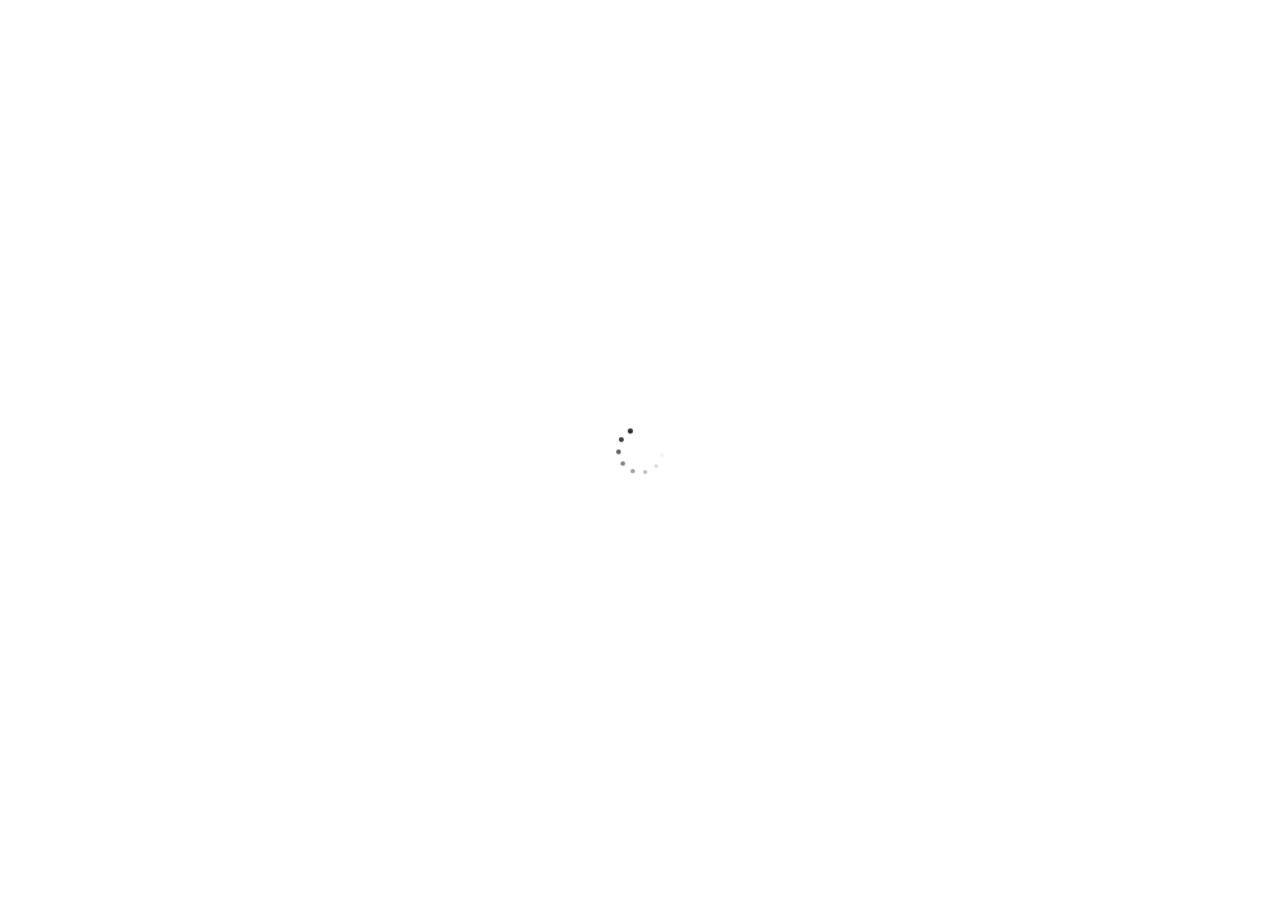
<file: index.html>
<!DOCTYPE html>
<html lang="ja">
<head>
  <meta name="google-site-verification" content="D27HdqwSscpYom8-dhVTSt45vOCk1SpDIMs_pO7dKu8" />

  <meta charset="UTF-8" />
  <meta name="viewport" content="width=device-width, initial-scale=1.0" />

  <title>Natsuki Terada - Photographer</title>
  <meta
    name="description"
    content="Natsuki Terada is a Tokyo-based photographer working across fashion, commercial, and more. Born in Kagoshima in 2000."
  />

  <meta property="og:title" content="Natsuki Terada - Photographer" />
  <meta
    property="og:description"
    content="Tokyo-based photographer working across fashion, commercial, and more."
  />
  <meta property="og:type" content="website" />
  <meta property="og:url" content="https://www.natsukiterada.com/" />
  <meta property="og:image" content="https://www.natsukiterada.com/og.jpg" />
  <meta property="og:image:width" content="1200" />
  <meta property="og:image:height" content="630" />

  <meta name="robots" content="index,follow,max-snippet:-1,max-image-preview:large,max-video-preview:-1" />
  <link rel="canonical" href="https://www.natsukiterada.com/" />

  <script type="application/ld+json">
  {
    "@context": "https://schema.org",
    "@type": "Person",
    "name": "Natsuki Terada",
    "url": "https://www.natsukiterada.com/",
    "jobTitle": "Photographer",
    "description": "Natsuki Terada is a Tokyo-based photographer working across fashion, commercial, and more.",
    "sameAs": [
      "https://www.instagram.com/terada_natsuki/",
      "https://www.threads.com/@terada_natsuki"
    ]
  }
  </script>

  <link rel="icon" href="/favicon.png" type="image/png" />
  <link rel="apple-touch-icon" href="/favicon.png" />

  <link rel="stylesheet" href="style.css" />
</head>
<body>
<div class="loading-screen">
  <div class="dot-ring-loader" aria-hidden="true">
    <span class="ring-dot"></span>
    <span class="ring-dot"></span>
    <span class="ring-dot"></span>
    <span class="ring-dot"></span>
    <span class="ring-dot"></span>
    <span class="ring-dot"></span>
    <span class="ring-dot"></span>
    <span class="ring-dot"></span>
  </div>
</div>
  <header class="site-header">
    <a href="index.html" class="site-title">Natsuki Terada</a>

    <button class="menu-button" aria-label="Open menu">
      <span></span>
      <span></span>
      <span></span>
    </button>
  </header>

  <main class="site-main home-main">

  <h1 class="seo-heading">Natsuki Terada - Photographer</h1>
  <p class="seo-description">
    Natsuki Terada is a Tokyo-based fashion photographer working across editorial,
    commercial, and personal projects.
  </p>
    
    <section class="hero-slider">
      <div class="hero-slide">
        <img class="hero-preview hero-preview-left-2" alt="">

        <div class="hero-preview-frame hero-preview-frame-left-1">
          <img class="hero-preview hero-preview-left-1" alt="">
        </div>

        <div class="hero-preview-frame hero-preview-frame-right-1">
          <img class="hero-preview hero-preview-right-1" alt="">
        </div>

        <img class="hero-preview hero-preview-right-2" alt="">

        <div class="hero-image-wrapper">
          <img class="hero-main-image" data-src="2025_6_4 WAZAVI5354 .jpg" alt="WAZAVI Collection">
          <div class="image-blocker" aria-hidden="true"></div>
        </div>
        <p class="hero-caption">WAZAVI Collection</p>
      </div>

      <div class="hero-slide">
        <img class="hero-preview hero-preview-left-2" alt="">

        <div class="hero-preview-frame hero-preview-frame-left-1">
          <img class="hero-preview hero-preview-left-1" alt="">
        </div>

        <div class="hero-preview-frame hero-preview-frame-right-1">
          <img class="hero-preview hero-preview-right-1" alt="">
        </div>

        <img class="hero-preview hero-preview-right-2" alt="">

        <div class="hero-image-wrapper">
          <img class="hero-main-image" data-src="page_1.webp" alt="DEW Magazine 15th Anniversary Issue Cover Story">
          <div class="image-blocker" aria-hidden="true"></div>
        </div>
        <p class="hero-caption">DEW Magazine 15th Anniversary Issue Cover Story</p>
      </div>

      <div class="hero-slide">
        <img class="hero-preview hero-preview-left-2" alt="">

        <div class="hero-preview-frame hero-preview-frame-left-1">
          <img class="hero-preview hero-preview-left-1" alt="">
        </div>

        <div class="hero-preview-frame hero-preview-frame-right-1">
          <img class="hero-preview hero-preview-right-1" alt="">
        </div>

        <img class="hero-preview hero-preview-right-2" alt="">

        <div class="hero-image-wrapper">
          <img class="hero-main-image" data-src="186.jpg" alt="nest Robe / CONFECT / UpcycleLino">
          <div class="image-blocker" aria-hidden="true"></div>
        </div>
        <p class="hero-caption">nest Robe / CONFECT / UpcycleLino</p>
      </div>

      <div class="hero-slide">
        <img class="hero-preview hero-preview-left-2" alt="">

        <div class="hero-preview-frame hero-preview-frame-left-1">
          <img class="hero-preview hero-preview-left-1" alt="">
        </div>

        <div class="hero-preview-frame hero-preview-frame-right-1">
          <img class="hero-preview hero-preview-right-1" alt="">
        </div>

        <img class="hero-preview hero-preview-right-2" alt="">

        <div class="hero-image-wrapper">
          <img class="hero-main-image" data-src="page_107.webp" alt="DEW Magazine 15th Anniversary Issue Cover Story">
          <div class="image-blocker" aria-hidden="true"></div>
        </div>
        <p class="hero-caption">DEW Magazine 15th Anniversary Issue Cover Story</p>
      </div>

      <div class="hero-slide">
        <img class="hero-preview hero-preview-left-2" alt="">

        <div class="hero-preview-frame hero-preview-frame-left-1">
          <img class="hero-preview hero-preview-left-1" alt="">
        </div>

        <div class="hero-preview-frame hero-preview-frame-right-1">
          <img class="hero-preview hero-preview-right-1" alt="">
        </div>

        <img class="hero-preview hero-preview-right-2" alt="">

        <div class="hero-image-wrapper">
          <img class="hero-main-image" data-src="190.jpg" alt="nest Robe / CONFECT / UpcycleLino">
          <div class="image-blocker" aria-hidden="true"></div>
        </div>
        <p class="hero-caption">nest Robe / CONFECT / UpcycleLino</p>
      </div>

      <div class="hero-slide">
        <img class="hero-preview hero-preview-left-2" alt="">

        <div class="hero-preview-frame hero-preview-frame-left-1">
          <img class="hero-preview hero-preview-left-1" alt="">
        </div>

        <div class="hero-preview-frame hero-preview-frame-right-1">
          <img class="hero-preview hero-preview-right-1" alt="">
        </div>

        <img class="hero-preview hero-preview-right-2" alt="">

        <div class="hero-image-wrapper">
          <img class="hero-main-image" data-src="NT-20221006-0013.jpg" alt="Portrait">
          <div class="image-blocker" aria-hidden="true"></div>
        </div>
        <p class="hero-caption">just a moment in Paris:)</p>
      </div>

      <div class="hero-slide">
        <img class="hero-preview hero-preview-left-2" alt="">

        <div class="hero-preview-frame hero-preview-frame-left-1">
          <img class="hero-preview hero-preview-left-1" alt="">
        </div>

        <div class="hero-preview-frame hero-preview-frame-right-1">
          <img class="hero-preview hero-preview-right-1" alt="">
        </div>

        <img class="hero-preview hero-preview-right-2" alt="">

        <div class="hero-image-wrapper">
          <img class="hero-main-image" data-src="NT-20221006-0059.jpg" alt="Sascha">
          <div class="image-blocker" aria-hidden="true"></div>
        </div>
        <p class="hero-caption">Met at the Louvre. Sascha</p>
      </div>

      <div class="hero-slide">
        <img class="hero-preview hero-preview-left-2" alt="">

        <div class="hero-preview-frame hero-preview-frame-left-1">
          <img class="hero-preview hero-preview-left-1" alt="">
        </div>

        <div class="hero-preview-frame hero-preview-frame-right-1">
          <img class="hero-preview hero-preview-right-1" alt="">
        </div>

        <img class="hero-preview hero-preview-right-2" alt="">

        <div class="hero-image-wrapper">
          <img class="hero-main-image" data-src="NT-20221018-0010.jpg" alt="Mathis">
          <div class="image-blocker" aria-hidden="true"></div>
        </div>
        <p class="hero-caption">Mathis</p>
      </div>

      <div class="hero-slide">
        <img class="hero-preview hero-preview-left-2" alt="">

        <div class="hero-preview-frame hero-preview-frame-left-1">
          <img class="hero-preview hero-preview-left-1" alt="">
        </div>

        <div class="hero-preview-frame hero-preview-frame-right-1">
          <img class="hero-preview hero-preview-right-1" alt="">
        </div>

        <img class="hero-preview hero-preview-right-2" alt="">

        <div class="hero-image-wrapper">
          <img class="hero-main-image" data-src="NT-20230418-0004.jpg" alt="Juliette">
          <div class="image-blocker" aria-hidden="true"></div>
        </div>
        <p class="hero-caption">Juliette</p>
      </div>

      <div class="hero-slide">
        <img class="hero-preview hero-preview-left-2" alt="">

        <div class="hero-preview-frame hero-preview-frame-left-1">
          <img class="hero-preview hero-preview-left-1" alt="">
        </div>

        <div class="hero-preview-frame hero-preview-frame-right-1">
          <img class="hero-preview hero-preview-right-1" alt="">
        </div>

        <img class="hero-preview hero-preview-right-2" alt="">

        <div class="hero-image-wrapper">
          <img class="hero-main-image" data-src="Biophilia_5.jpg" alt="foundre magazine">
          <div class="image-blocker" aria-hidden="true"></div>
        </div>
        <p class="hero-caption">foundre magazine / "Biophilia"</p>
      </div>

      <div class="hero-slide">
        <img class="hero-preview hero-preview-left-2" alt="">

        <div class="hero-preview-frame hero-preview-frame-left-1">
          <img class="hero-preview hero-preview-left-1" alt="">
        </div>

        <div class="hero-preview-frame hero-preview-frame-right-1">
          <img class="hero-preview hero-preview-right-1" alt="">
        </div>

        <img class="hero-preview hero-preview-right-2" alt="">

        <div class="hero-image-wrapper">
          <img class="hero-main-image" data-src="NT-20221006-0029.jpg" alt="Portrait">
          <div class="image-blocker" aria-hidden="true"></div>
        </div>
        <p class="hero-caption">Portrait</p>
      </div>

      <div class="hero-slide">
        <img class="hero-preview hero-preview-left-2" alt="">

        <div class="hero-preview-frame hero-preview-frame-left-1">
          <img class="hero-preview hero-preview-left-1" alt="">
        </div>

        <div class="hero-preview-frame hero-preview-frame-right-1">
          <img class="hero-preview hero-preview-right-1" alt="">
        </div>

        <img class="hero-preview hero-preview-right-2" alt="">

        <div class="hero-image-wrapper">
          <img class="hero-main-image" data-src="page_108.webp" alt="DEW Magazine 15th Anniversary Issue Cover Story">
          <div class="image-blocker" aria-hidden="true"></div>
        </div>
        <p class="hero-caption">DEW Magazine 15th Anniversary Issue Cover Story</p>
      </div>

      <div class="hero-slide">
        <img class="hero-preview hero-preview-left-2" alt="">

        <div class="hero-preview-frame hero-preview-frame-left-1">
          <img class="hero-preview hero-preview-left-1" alt="">
        </div>

        <div class="hero-preview-frame hero-preview-frame-right-1">
          <img class="hero-preview hero-preview-right-1" alt="">
        </div>

        <img class="hero-preview hero-preview-right-2" alt="">

        <div class="hero-image-wrapper">
          <img class="hero-main-image" data-src="keboz_01.jpg" alt="KEBOZ">
          <div class="image-blocker" aria-hidden="true"></div>
        </div>
        <p class="hero-caption">KEBOZ</p>
      </div>

      <div class="hero-slide">
        <img class="hero-preview hero-preview-left-2" alt="">

        <div class="hero-preview-frame hero-preview-frame-left-1">
          <img class="hero-preview hero-preview-left-1" alt="">
        </div>

        <div class="hero-preview-frame hero-preview-frame-right-1">
          <img class="hero-preview hero-preview-right-1" alt="">
        </div>

        <img class="hero-preview hero-preview-right-2" alt="">

        <div class="hero-image-wrapper">
          <img class="hero-main-image" data-src="keboz_02.jpg" alt="KEBOZ">
          <div class="image-blocker" aria-hidden="true"></div>
        </div>
        <p class="hero-caption">KEBOZ</p>
      </div>

      <div class="hero-slide">
        <img class="hero-preview hero-preview-left-2" alt="">

        <div class="hero-preview-frame hero-preview-frame-left-1">
          <img class="hero-preview hero-preview-left-1" alt="">
        </div>

        <div class="hero-preview-frame hero-preview-frame-right-1">
          <img class="hero-preview hero-preview-right-1" alt="">
        </div>

        <img class="hero-preview hero-preview-right-2" alt="">

        <div class="hero-image-wrapper">
          <img class="hero-main-image" data-src="1.jpg" alt="Dew magazine 57th The Collective Issue Fall 2025">
          <div class="image-blocker" aria-hidden="true"></div>
        </div>
        <p class="hero-caption">Dew magazine 57th The Collective Issue Fall 2025</p>
      </div>

      <div class="hero-slide">
        <img class="hero-preview hero-preview-left-2" alt="">

        <div class="hero-preview-frame hero-preview-frame-left-1">
          <img class="hero-preview hero-preview-left-1" alt="">
        </div>

        <div class="hero-preview-frame hero-preview-frame-right-1">
          <img class="hero-preview hero-preview-right-1" alt="">
        </div>

        <img class="hero-preview hero-preview-right-2" alt="">

        <div class="hero-image-wrapper">
          <img class="hero-main-image" data-src="2.jpg" alt="noDatum magazine">
          <div class="image-blocker" aria-hidden="true"></div>
        </div>
        <p class="hero-caption">noDatum magazine / "see what is hidden by what we see"</p>
      </div>

      <div class="hero-slide">
        <img class="hero-preview hero-preview-left-2" alt="">

        <div class="hero-preview-frame hero-preview-frame-left-1">
          <img class="hero-preview hero-preview-left-1" alt="">
        </div>

        <div class="hero-preview-frame hero-preview-frame-right-1">
          <img class="hero-preview hero-preview-right-1" alt="">
        </div>

        <img class="hero-preview hero-preview-right-2" alt="">

        <div class="hero-image-wrapper">
          <img class="hero-main-image" data-src="3.jpg" alt="ENSW 26AW Collection">
          <div class="image-blocker" aria-hidden="true"></div>
        </div>
        <p class="hero-caption">ENSW 26AW Collection</p>
      </div>

      <div class="hero-slide">
        <img class="hero-preview hero-preview-left-2" alt="">

        <div class="hero-preview-frame hero-preview-frame-left-1">
          <img class="hero-preview hero-preview-left-1" alt="">
        </div>

        <div class="hero-preview-frame hero-preview-frame-right-1">
          <img class="hero-preview hero-preview-right-1" alt="">
        </div>

        <img class="hero-preview hero-preview-right-2" alt="">

        <div class="hero-image-wrapper">
          <img class="hero-main-image" data-src="4.jpg" alt="ENSW 26AW collection">
          <div class="image-blocker" aria-hidden="true"></div>
        </div>
        <p class="hero-caption">ENSW 26AW collection</p>
      </div>

      <div class="hero-slide">
        <img class="hero-preview hero-preview-left-2" alt="">

        <div class="hero-preview-frame hero-preview-frame-left-1">
          <img class="hero-preview hero-preview-left-1" alt="">
        </div>

        <div class="hero-preview-frame hero-preview-frame-right-1">
          <img class="hero-preview hero-preview-right-1" alt="">
        </div>

        <img class="hero-preview hero-preview-right-2" alt="">

        <div class="hero-image-wrapper">
          <img class="hero-main-image" src="2024-11-17_51.jpg" data-src="2024-11-17_51.jpg" alt="Personal work / Echoes">
          <div class="image-blocker" aria-hidden="true"></div>
        </div>
        <p class="hero-caption">Personal work / Echoes</p>
      </div>

      <div class="hero-slide">
        <img class="hero-preview hero-preview-left-2" alt="">

        <div class="hero-preview-frame hero-preview-frame-left-1">
          <img class="hero-preview hero-preview-left-1" alt="">
        </div>

        <div class="hero-preview-frame hero-preview-frame-right-1">
          <img class="hero-preview hero-preview-right-1" alt="">
        </div>

        <img class="hero-preview hero-preview-right-2" alt="">

        <div class="hero-image-wrapper">
          <img class="hero-main-image" data-src="2026_01_19_3934.jpg" alt="ENSW 26AW Collection">
          <div class="image-blocker" aria-hidden="true"></div>
        </div>
        <p class="hero-caption">ENSW 26AW Collection</p>
      </div>

      <div class="hero-slide">
        <img class="hero-preview hero-preview-left-2" alt="">

        <div class="hero-preview-frame hero-preview-frame-left-1">
          <img class="hero-preview hero-preview-left-1" alt="">
        </div>

        <div class="hero-preview-frame hero-preview-frame-right-1">
          <img class="hero-preview hero-preview-right-1" alt="">
        </div>

        <img class="hero-preview hero-preview-right-2" alt="">

        <div class="hero-image-wrapper">
          <img class="hero-main-image" data-src="MATUREHA._MILL SS23 × wokers in Paris .jpg" alt="MATUREHA._MILL SS23">
          <div class="image-blocker" aria-hidden="true"></div>
        </div>
        <p class="hero-caption">MATUREHA._MILL SS23 × workers in Paris</p>
      </div>

      <button class="hero-arrow hero-arrow-left" aria-label="Previous work"></button>
	      <button class="hero-arrow hero-arrow-right" aria-label="Next work"></button>

	      <div class="swipe-hint" aria-hidden="true">Swipe</div>
	    </section>
	  </main>

  <div class="menu-overlay"></div>

  <aside class="side-menu">
    <nav class="menu-links">
      <a href="index.html">Home</a>
      <a href="works.html">Works</a>
      <a href="bio.html">Bio</a>
      <a href="contact.html">Contact</a>
    </nav>

    <div class="menu-divider"></div>

    <a href="https://www.instagram.com/terada_natsuki/" class="menu-instagram" target="_blank" rel="noopener noreferrer">Instagram</a>

    <div class="menu-footer">© Natsuki Terada all rights reserved.</div>
  </aside>

  <script src="script.js"></script>

  <footer class="site-footer">
    © Natsuki Terada all rights reserved.
  </footer>
</body>
</html>
</file>
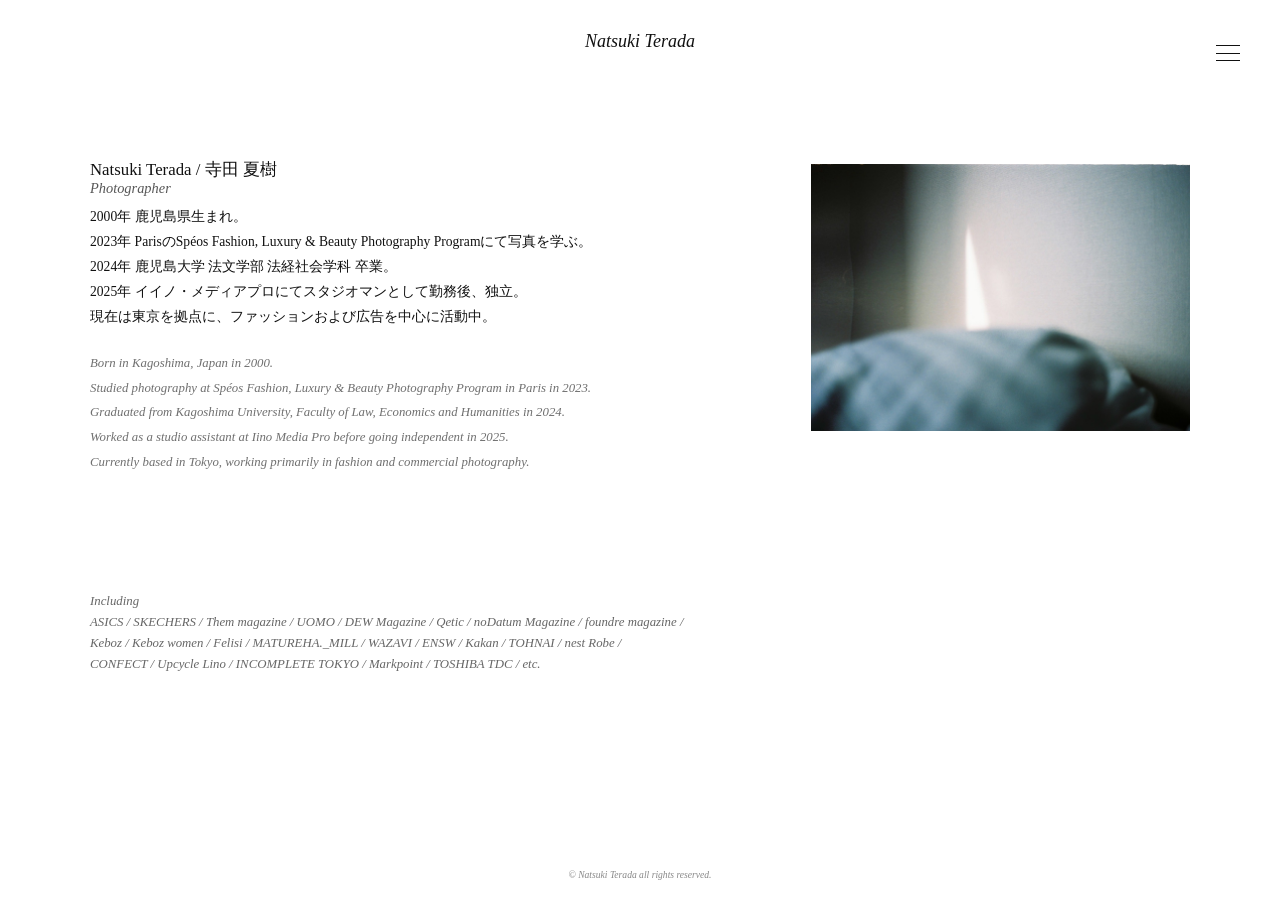
<file: bio.html>
<!DOCTYPE html>
<html lang="ja">
<head>
  <meta charset="UTF-8" />
  <meta name="viewport" content="width=device-width, initial-scale=1.0" />
  <title>Natsuki Terada</title>

  <link rel="icon" href="/favicon.png?v=3" type="image/png" />
  <link rel="shortcut icon" href="/favicon.png?v=3" type="image/png" />
  <link rel="apple-touch-icon" href="/favicon.png?v=3" />

  
  <link rel="stylesheet" href="style.css" />
</head>
<body>
  <header class="site-header">
    <a href="index.html" class="site-title">Natsuki Terada</a>

    <button class="menu-button" aria-label="Open menu">
      <span></span>
      <span></span>
      <span></span>
    </button>
  </header>

  <main class="site-main bio-main">
  <div class="bio-inner">
    <div class="bio-text">
      <h1 class="bio-title">Natsuki Terada / 寺田 夏樹</h1>
      <p class="bio-role">Photographer</p>

      <div class="bio-ja">
        <p>2000年 鹿児島県生まれ。</p>
        <p>2023年 ParisのSpéos Fashion, Luxury &amp; Beauty Photography Programにて写真を学ぶ。</p>
        <p>2024年 鹿児島大学 法文学部 法経社会学科 卒業。</p>
        <p>2025年 イイノ・メディアプロにてスタジオマンとして勤務後、独立。</p>
        <p>現在は東京を拠点に、ファッションおよび広告を中心に活動中。</p>
      </div>

      <div class="bio-en">
        <p>Born in Kagoshima, Japan in 2000.</p>
        <p>Studied photography at Spéos Fashion, Luxury &amp; Beauty Photography Program in Paris in 2023.</p>
        <p>Graduated from Kagoshima University, Faculty of Law, Economics and Humanities in 2024.</p>
        <p>Worked as a studio assistant at Iino Media Pro before going independent in 2025.</p>
        <p>Currently based in Tokyo, working primarily in fashion and commercial photography.</p>
      </div>

      <div class="bio-clients">
        <p>Including </p>
        <p>ASICS / SKECHERS / Them magazine / UOMO / DEW Magazine / Qetic / noDatum Magazine / foundre magazine / </p>
        <p>Keboz / Keboz women / Felisi / MATUREHA._MILL / WAZAVI / ENSW / Kakan / TOHNAI / nest Robe / </p>
        <p>CONFECT / Upcycle Lino / INCOMPLETE TOKYO / Markpoint / TOSHIBA TDC / etc. </p>
      </div>
    </div>

    <div class="bio-image">
      <img src="IMG_1027.JPG" alt="Portrait or still image" />
    </div>
  </div>
</main>

  <div class="menu-overlay"></div>

  <aside class="side-menu">
    <nav class="menu-links">
      <a href="index.html">Home</a>
      <a href="works.html">Works</a>
      <a href="bio.html" class="active">Bio</a>
      <a href="contact.html">Contact</a>
    </nav>

    <div class="menu-divider"></div>

    <a href="https://www.instagram.com/terada_natsuki/" class="menu-instagram" target="_blank" rel="noopener noreferrer">Instagram</a>

    <div class="menu-footer">© Natsuki Terada all rights reserved.</div>
  </aside>

  <footer class="site-footer">
    © Natsuki Terada all rights reserved.
  </footer>

  <script src="script.js"></script>
</body>
</html>
</file>
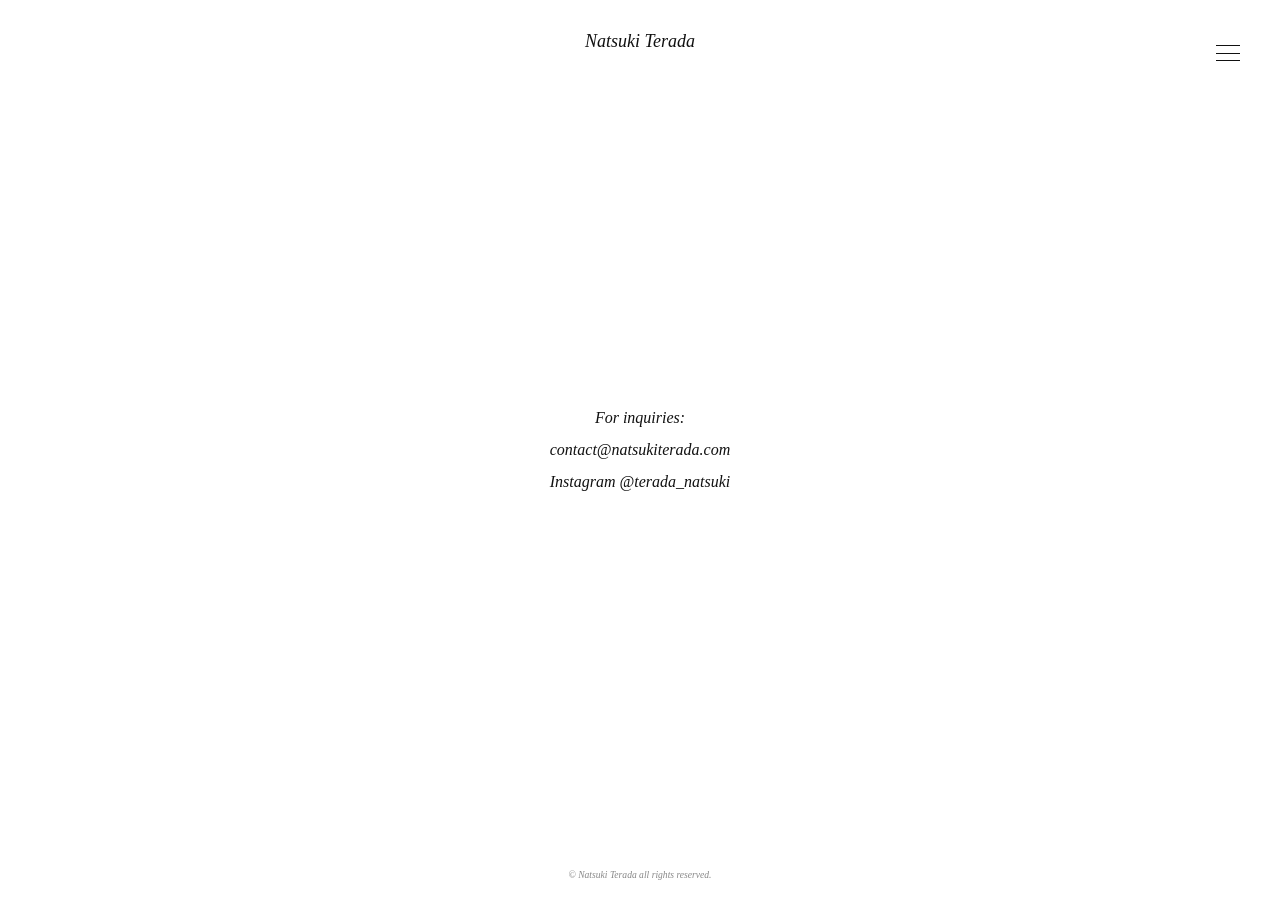
<file: contact.html>
<!DOCTYPE html>
<html lang="en">
<head>
  <meta charset="UTF-8" />
  <meta name="viewport" content="width=device-width, initial-scale=1.0" />
  <title>Natsuki Terada</title>

<link rel="icon" href="/favicon.png?v=contact" type="image/png" />
<link rel="apple-touch-icon" href="/favicon.png?v=contact" />
  
  <link rel="stylesheet" href="style.css" />
</head>
<body>
  <header class="site-header">
  <a href="index.html" class="site-title">Natsuki Terada</a>

    <button class="menu-button" aria-label="Open menu">
      <span></span>
      <span></span>
      <span></span>
    </button>
  </header>

  <main class="site-main">
    <section class="contact">
    <p>For inquiries:</p>
    <p><a href="mailto:contact@natsukiterada.com">contact@natsukiterada.com</a></p>
    <p><a href="https://www.instagram.com/terada_natsuki/" target="_blank">Instagram @terada_natsuki</a></p>
    </section>
  </main>

  <div class="menu-overlay"></div>

  <aside class="side-menu">
    <nav class="menu-links">
      <a href="index.html">Home</a>
      <a href="works.html">Works</a>
      <a href="bio.html">Bio</a>
      <a href="contact.html"class="active">Contact</a>
    </nav>

     <div class="menu-divider"></div>

      <a href="https://www.instagram.com/terada_natsuki/" class="menu-instagram" target="_blank" rel="noopener noreferrer">Instagram</a>


    <div class="menu-footer">© Natsuki Terada all rights reserved.</div>
  </aside>

  <script src="script.js"></script>

  <footer class="site-footer">
  © Natsuki Terada all rights reserved.
</footer>
  
</body>
</html>
</file>
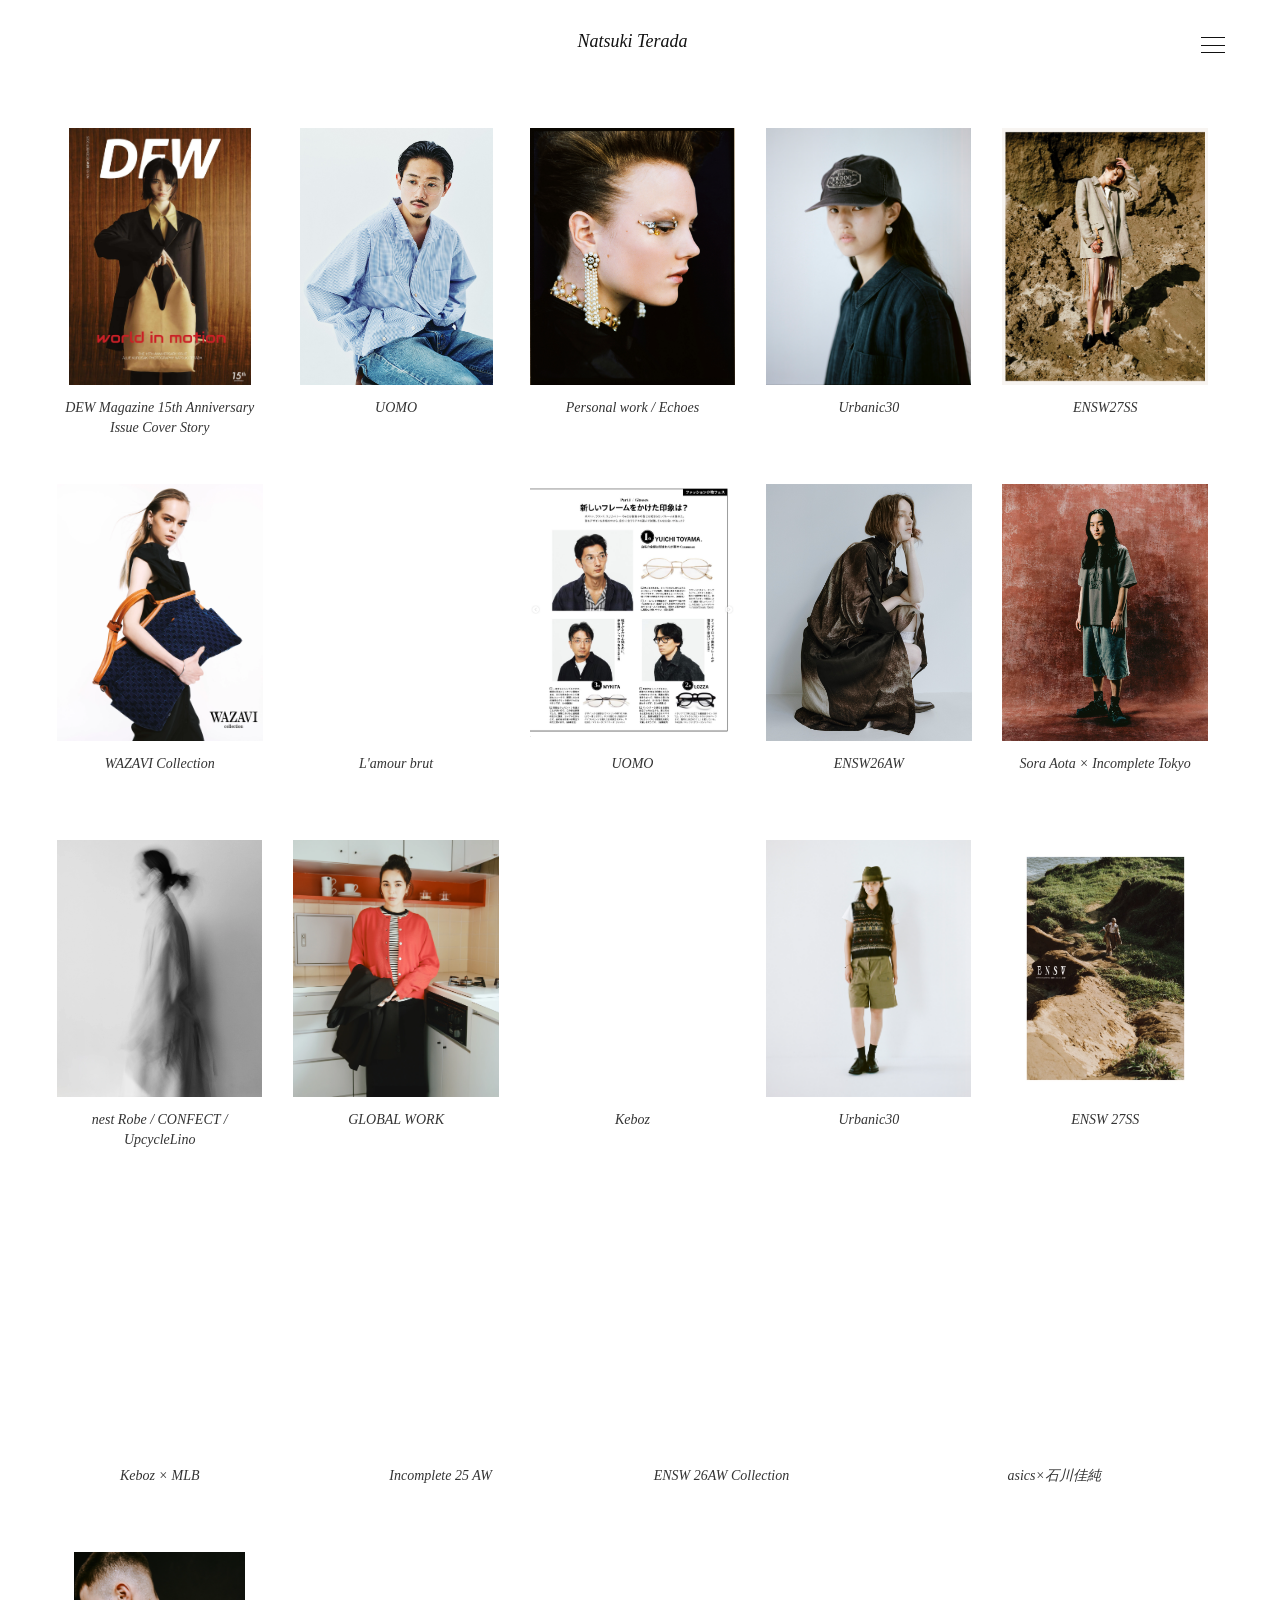
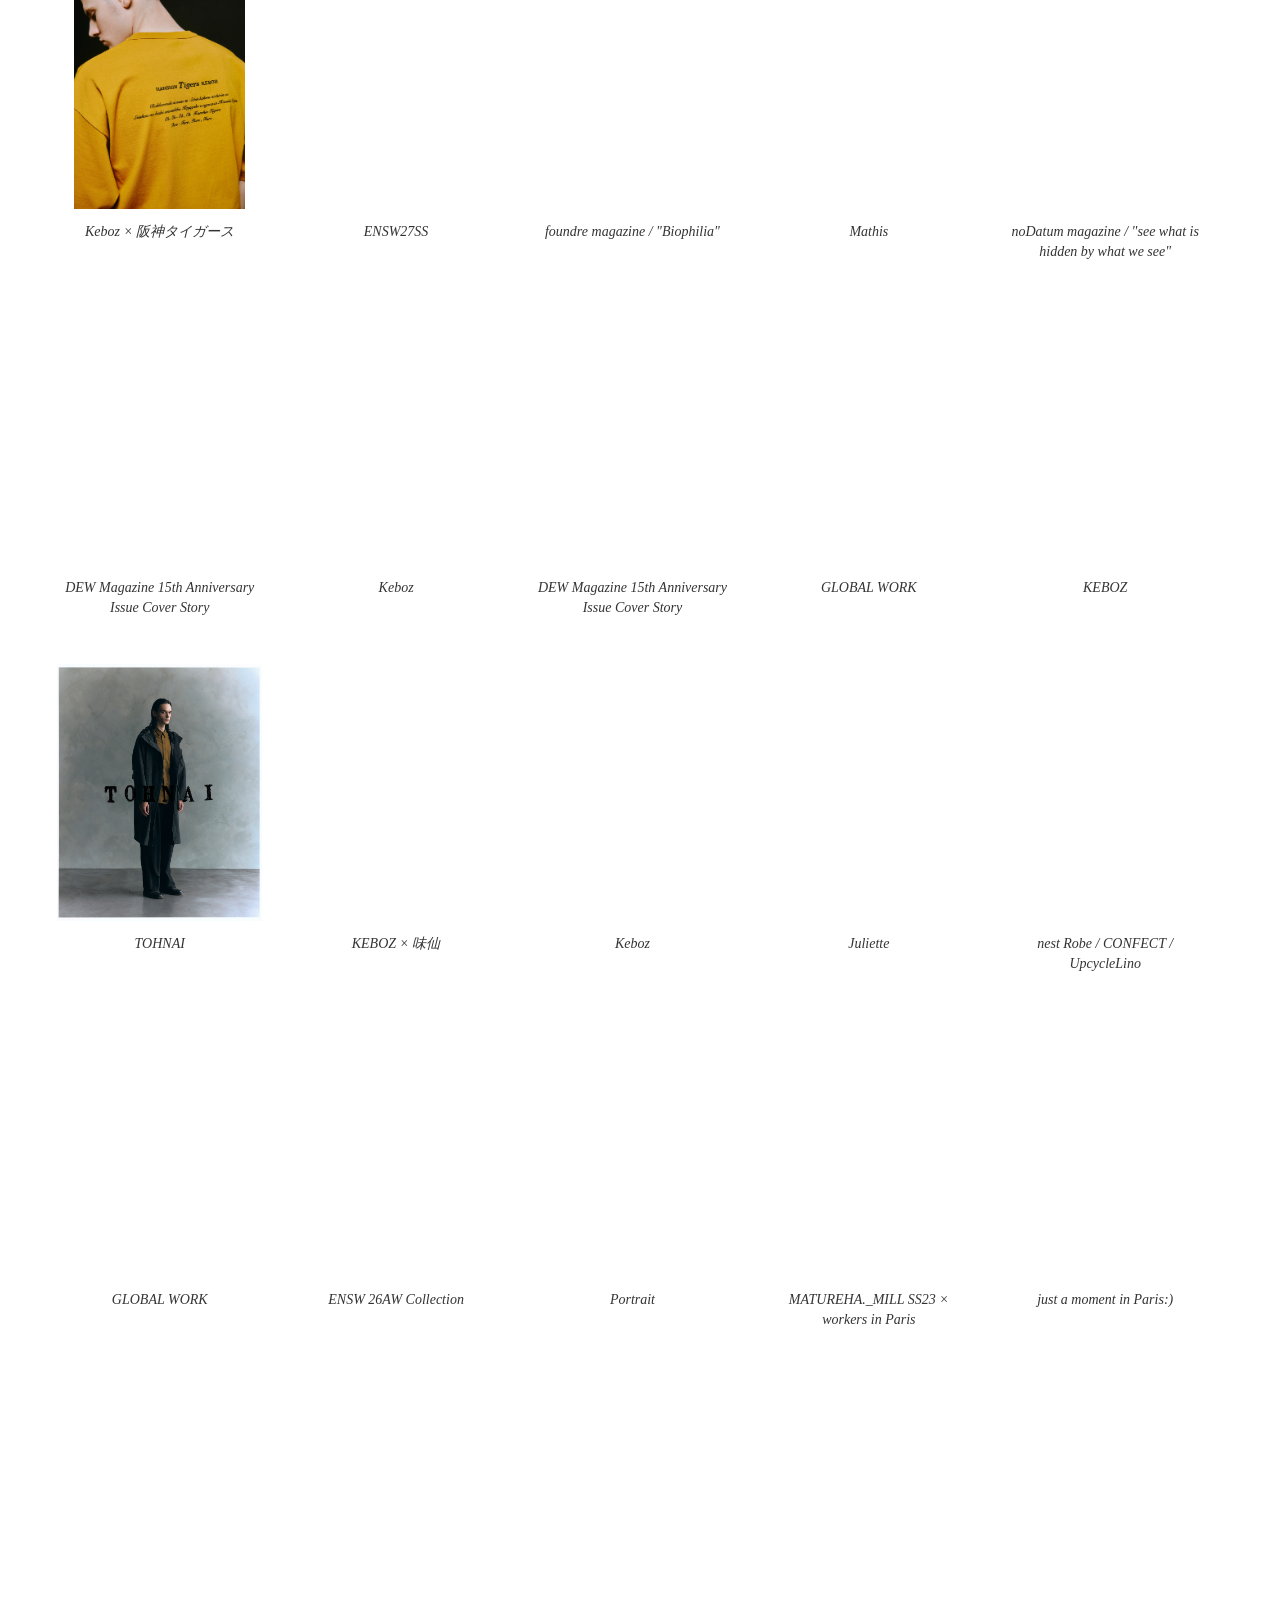
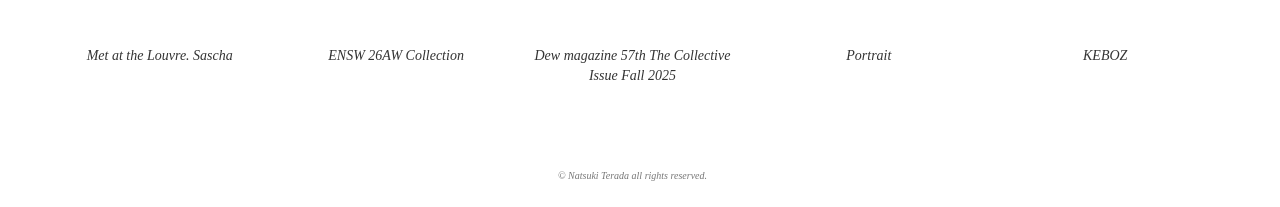
<file: works.html>
<!doctype html>
<html lang="en">
<head>
  <meta charset="utf-8">
  <meta name="viewport" content="width=device-width, initial-scale=1">
  <title>Works — Natsuki Terada</title>
  <meta name="description" content="Selected fashion, editorial and commercial photography by Natsuki Terada, Tokyo.">
  <link rel="canonical" href="https://www.natsukiterada.com/works.html">
  <meta property="og:title" content="Works — Natsuki Terada">
  <meta property="og:description" content="Selected fashion, editorial and commercial photography.">
  <meta property="og:type" content="website">
  <meta property="og:url" content="https://www.natsukiterada.com/works.html">
  <meta property="og:image" content="https://www.natsukiterada.com/og.jpg">
  <link rel="icon" href="favicon.png" type="image/png">
  <link rel="stylesheet" href="works.css">
  <script src="works.js" defer></script>
</head>
<body>
  <a class="skip-link" href="#works">Skip to works</a>
  <header class="works-header">
    <a class="works-title" href="index.html">Natsuki Terada</a>
    <button class="menu-button" type="button" aria-label="Open menu" aria-haspopup="dialog" aria-controls="site-menu" aria-expanded="false" hidden>
      <span></span><span></span><span></span>
    </button>
  </header>
  <noscript><nav class="fallback-nav" aria-label="Main navigation"><a href="index.html">Home</a><a href="works.html" aria-current="page">Works</a><a href="bio.html">Bio</a><a href="contact.html">Contact</a></nav></noscript>
  <main class="works-main" id="works">
    <h1 class="visually-hidden">Works</h1>
    <ul class="works-grid">
      <li class="work-item">
        <a class="work-card" href="assets/works/dew-anniversary-1.webp" data-project="dew-anniversary-1" aria-label="DEW Magazine 15th Anniversary Issue Cover Story — View photograph">
          <span class="work-image">
            <img src="assets/works/dew-anniversary-1.webp" width="1771" height="2500" alt="DEW Magazine 15th Anniversary Issue Cover Story" loading="eager" decoding="async" fetchpriority="high">
          </span>
          <span class="work-caption">DEW Magazine 15th Anniversary Issue Cover Story</span>
        </a>
      </li>
      <li class="work-item">
        <a class="work-card" href="assets/works/uomo-20260511.jpg" data-project="uomo-20260511" aria-label="UOMO — View photograph">
          <span class="work-image">
            <img src="assets/works/uomo-20260511.jpg" width="1402" height="1869" alt="UOMO" loading="eager" decoding="async">
          </span>
          <span class="work-caption">UOMO</span>
        </a>
      </li>
      <li class="work-item">
        <a class="work-card" href="2024-11-17_51.jpg" data-project="home-echoes" aria-label="Personal work / Echoes — View photograph">
          <span class="work-image">
            <img src="2024-11-17_51.jpg" width="2724" height="3405" alt="Personal work / Echoes" loading="eager" decoding="async">
          </span>
          <span class="work-caption">Personal work / Echoes</span>
        </a>
      </li>
      <li class="work-item">
        <a class="work-card" href="assets/works/urbanic30-026.jpg" data-project="urbanic30-026" aria-label="Urbanic30 — View photograph">
          <span class="work-image">
            <img src="assets/works/urbanic30-026.jpg" width="1846" height="2311" alt="Urbanic30" loading="eager" decoding="async">
          </span>
          <span class="work-caption">Urbanic30</span>
        </a>
      </li>
      <li class="work-item">
        <a class="work-card" href="assets/works/ensw-27ss-1.jpg" data-project="ensw-27ss-1" aria-label="ENSW27SS — View photograph">
          <span class="work-image">
            <img src="assets/works/ensw-27ss-1.jpg" width="1080" height="1350" alt="ENSW27SS" loading="eager" decoding="async">
          </span>
          <span class="work-caption">ENSW27SS</span>
        </a>
      </li>
      <li class="work-item">
        <a class="work-card" href="assets/works/wazavi-1.webp" data-project="wazavi-1" aria-label="WAZAVI Collection — View photograph">
          <span class="work-image">
            <img src="assets/works/wazavi-1.webp" width="2000" height="2500" alt="WAZAVI Collection" loading="eager" decoding="async">
          </span>
          <span class="work-caption">WAZAVI Collection</span>
        </a>
      </li>
      <li class="work-item">
        <a class="work-card" href="assets/works/lamour-brut.jpg" data-project="lamour-brut" aria-label="L'amour brut — View photograph">
          <span class="work-image">
            <img src="assets/works/lamour-brut.jpg" width="1606" height="2000" alt="L'amour brut" loading="eager" decoding="async">
          </span>
          <span class="work-caption">L'amour brut</span>
        </a>
      </li>
      <li class="work-item">
        <a class="work-card" href="assets/works/uomo-202611.png" data-project="uomo-202611" aria-label="UOMO — View photograph">
          <span class="work-image">
            <img src="assets/works/uomo-202611.png" width="1102" height="1338" alt="UOMO" loading="eager" decoding="async">
          </span>
          <span class="work-caption">UOMO</span>
        </a>
      </li>
      <li class="work-item">
        <a class="work-card" href="assets/works/ensw-26aw-3955.jpg" data-project="ensw-26aw-3955" aria-label="ENSW26AW — View photograph">
          <span class="work-image">
            <img src="assets/works/ensw-26aw-3955.jpg" width="1600" height="2000" alt="ENSW26AW" loading="eager" decoding="async">
          </span>
          <span class="work-caption">ENSW26AW</span>
        </a>
      </li>
      <li class="work-item">
        <a class="work-card" href="assets/works/sora-aota-incomplete-tokyo.jpg" data-project="sora-aota-incomplete-tokyo" aria-label="Sora Aota × Incomplete Tokyo — View photograph">
          <span class="work-image">
            <img src="assets/works/sora-aota-incomplete-tokyo.jpg" width="1600" height="2000" alt="Sora Aota × Incomplete Tokyo" loading="eager" decoding="async">
          </span>
          <span class="work-caption">Sora Aota × Incomplete Tokyo</span>
        </a>
      </li>
      <li class="work-item">
        <a class="work-card" href="assets/works/nest-robe-1.webp" data-project="nest-robe-1" aria-label="nest Robe / CONFECT / UpcycleLino — View photograph">
          <span class="work-image">
            <img src="assets/works/nest-robe-1.webp" width="1632" height="2044" alt="nest Robe / CONFECT / UpcycleLino" loading="eager" decoding="async">
          </span>
          <span class="work-caption">nest Robe / CONFECT / UpcycleLino</span>
        </a>
      </li>
      <li class="work-item">
        <a class="work-card" href="assets/works/global-work-202611-01.webp" data-project="global-work-202611-01" aria-label="GLOBAL WORK — View photograph">
          <span class="work-image">
            <img src="assets/works/global-work-202611-01.webp" width="2000" height="2500" alt="GLOBAL WORK" loading="eager" decoding="async">
          </span>
          <span class="work-caption">GLOBAL WORK</span>
        </a>
      </li>
      <li class="work-item">
        <a class="work-card" href="assets/works/keboz-023.jpg" data-project="keboz-023" aria-label="Keboz — View photograph">
          <span class="work-image">
            <img src="assets/works/keboz-023.jpg" width="1600" height="2000" alt="Keboz" loading="eager" decoding="async">
          </span>
          <span class="work-caption">Keboz</span>
        </a>
      </li>
      <li class="work-item">
        <a class="work-card" href="assets/works/urbanic30-129.jpg" data-project="urbanic30-129" aria-label="Urbanic30 — View photograph">
          <span class="work-image">
            <img src="assets/works/urbanic30-129.jpg" width="1701" height="2130" alt="Urbanic30" loading="eager" decoding="async">
          </span>
          <span class="work-caption">Urbanic30</span>
        </a>
      </li>
      <li class="work-item">
        <a class="work-card" href="assets/works/ensw-27ss-3.jpg" data-project="ensw-27ss-3" aria-label="ENSW 27SS — View photograph">
          <span class="work-image">
            <img src="assets/works/ensw-27ss-3.jpg" width="1080" height="1515" alt="ENSW 27SS" loading="eager" decoding="async">
          </span>
          <span class="work-caption">ENSW 27SS</span>
        </a>
      </li>
      <li class="work-item">
        <a class="work-card" href="assets/works/keboz-mlb-2899.jpg" data-project="keboz-mlb-2899" aria-label="Keboz × MLB — View photograph">
          <span class="work-image">
            <img src="assets/works/keboz-mlb-2899.jpg" width="1600" height="2000" alt="Keboz × MLB" loading="eager" decoding="async">
          </span>
          <span class="work-caption">Keboz × MLB</span>
        </a>
      </li>
      <li class="work-item">
        <a class="work-card" href="assets/works/incomplete-25aw-0371.jpg" data-project="incomplete-25aw-0371" aria-label="Incomplete 25 AW — View photograph">
          <span class="work-image">
            <img src="assets/works/incomplete-25aw-0371.jpg" width="1600" height="2000" alt="Incomplete 25 AW" loading="lazy" decoding="async">
          </span>
          <span class="work-caption">Incomplete 25 AW</span>
        </a>
      </li>
      <li class="work-item">
        <a class="work-card" href="assets/works/ensw-26aw-1.webp" data-project="ensw-26aw-1" aria-label="ENSW 26AW Collection — View photograph">
          <span class="work-image">
            <img src="assets/works/ensw-26aw-1.webp" width="2000" height="2500" alt="ENSW 26AW Collection" loading="lazy" decoding="async">
          </span>
          <span class="work-caption">ENSW 26AW Collection</span>
        </a>
      </li>
      <li class="work-item work-item--landscape">
        <a class="work-card" href="assets/works/asics-kasumi-ishikawa.webp" data-project="asics-kasumi-ishikawa" aria-label="asics×石川佳純 — View photograph">
          <span class="work-image">
            <img src="assets/works/asics-kasumi-ishikawa.webp" width="2326" height="1260" alt="asics×石川佳純" loading="lazy" decoding="async">
          </span>
          <span class="work-caption">asics×石川佳純</span>
        </a>
      </li>
      <li class="work-item">
        <a class="work-card" href="assets/works/keboz-hanshin-tigers.webp" data-project="keboz-hanshin-tigers" aria-label="Keboz × 阪神タイガース — View photograph">
          <span class="work-image">
            <img src="assets/works/keboz-hanshin-tigers.webp" width="1667" height="2500" alt="Keboz × 阪神タイガース" loading="lazy" decoding="async">
          </span>
          <span class="work-caption">Keboz × 阪神タイガース</span>
        </a>
      </li>
      <li class="work-item">
        <a class="work-card" href="assets/works/ensw-27ss-2.png" data-project="ensw-27ss-2" aria-label="ENSW27SS — View photograph">
          <span class="work-image">
            <img src="assets/works/ensw-27ss-2.png" width="1080" height="1350" alt="ENSW27SS" loading="lazy" decoding="async">
          </span>
          <span class="work-caption">ENSW27SS</span>
        </a>
      </li>
      <li class="work-item">
        <a class="work-card" href="assets/works/foundre-biophilia-1.webp" data-project="foundre-biophilia-1" aria-label="foundre magazine / &quot;Biophilia&quot; — View photograph">
          <span class="work-image">
            <img src="assets/works/foundre-biophilia-1.webp" width="2000" height="2450" alt="foundre magazine / &quot;Biophilia&quot;" loading="lazy" decoding="async">
          </span>
          <span class="work-caption">foundre magazine / "Biophilia"</span>
        </a>
      </li>
      <li class="work-item">
        <a class="work-card" href="NT-20221018-0010.jpg" data-project="home-mathis" aria-label="Mathis — View photograph">
          <span class="work-image">
            <img src="NT-20221018-0010.jpg" width="4233" height="5189" alt="Mathis" loading="lazy" decoding="async">
          </span>
          <span class="work-caption">Mathis</span>
        </a>
      </li>
      <li class="work-item">
        <a class="work-card" href="assets/works/nodatum-1.webp" data-project="nodatum-1" aria-label="noDatum magazine / &quot;see what is hidden by what we see&quot; — View photograph">
          <span class="work-image">
            <img src="assets/works/nodatum-1.webp" width="2000" height="2500" alt="noDatum magazine / &quot;see what is hidden by what we see&quot;" loading="lazy" decoding="async">
          </span>
          <span class="work-caption">noDatum magazine / "see what is hidden by what we see"</span>
        </a>
      </li>
      <li class="work-item">
        <a class="work-card" href="assets/works/dew-anniversary-3.webp" data-project="dew-anniversary-3" aria-label="DEW Magazine 15th Anniversary Issue Cover Story — View photograph">
          <span class="work-image">
            <img src="assets/works/dew-anniversary-3.webp" width="1768" height="2500" alt="DEW Magazine 15th Anniversary Issue Cover Story" loading="lazy" decoding="async">
          </span>
          <span class="work-caption">DEW Magazine 15th Anniversary Issue Cover Story</span>
        </a>
      </li>
      <li class="work-item">
        <a class="work-card" href="assets/works/keboz-016.jpg" data-project="keboz-016" aria-label="Keboz — View photograph">
          <span class="work-image">
            <img src="assets/works/keboz-016.jpg" width="1600" height="2000" alt="Keboz" loading="lazy" decoding="async">
          </span>
          <span class="work-caption">Keboz</span>
        </a>
      </li>
      <li class="work-item">
        <a class="work-card" href="assets/works/dew-anniversary-2.webp" data-project="dew-anniversary-2" aria-label="DEW Magazine 15th Anniversary Issue Cover Story — View photograph">
          <span class="work-image">
            <img src="assets/works/dew-anniversary-2.webp" width="1768" height="2500" alt="DEW Magazine 15th Anniversary Issue Cover Story" loading="lazy" decoding="async">
          </span>
          <span class="work-caption">DEW Magazine 15th Anniversary Issue Cover Story</span>
        </a>
      </li>
      <li class="work-item">
        <a class="work-card" href="assets/works/global-work-202611-02.webp" data-project="global-work-202611-02" aria-label="GLOBAL WORK — View photograph">
          <span class="work-image">
            <img src="assets/works/global-work-202611-02.webp" width="2000" height="2500" alt="GLOBAL WORK" loading="lazy" decoding="async">
          </span>
          <span class="work-caption">GLOBAL WORK</span>
        </a>
      </li>
      <li class="work-item">
        <a class="work-card" href="assets/works/keboz-1.webp" data-project="keboz-1" aria-label="KEBOZ — View photograph">
          <span class="work-image">
            <img src="assets/works/keboz-1.webp" width="2000" height="2500" alt="KEBOZ" loading="lazy" decoding="async">
          </span>
          <span class="work-caption">KEBOZ</span>
        </a>
      </li>
      <li class="work-item">
        <a class="work-card" href="assets/works/tohnai.jpg" data-project="tohnai" aria-label="TOHNAI — View photograph">
          <span class="work-image">
            <img src="assets/works/tohnai.jpg" width="1599" height="2000" alt="TOHNAI" loading="lazy" decoding="async">
          </span>
          <span class="work-caption">TOHNAI</span>
        </a>
      </li>
      <li class="work-item">
        <a class="work-card" href="assets/works/keboz-misen.jpg" data-project="keboz-misen" aria-label="KEBOZ × 味仙 — View photograph">
          <span class="work-image">
            <img src="assets/works/keboz-misen.jpg" width="1600" height="2000" alt="KEBOZ × 味仙" loading="lazy" decoding="async">
          </span>
          <span class="work-caption">KEBOZ × 味仙</span>
        </a>
      </li>
      <li class="work-item">
        <a class="work-card" href="assets/works/keboz-3871.jpg" data-project="keboz-3871" aria-label="Keboz — View photograph">
          <span class="work-image">
            <img src="assets/works/keboz-3871.jpg" width="1600" height="2000" alt="Keboz" loading="lazy" decoding="async">
          </span>
          <span class="work-caption">Keboz</span>
        </a>
      </li>
      <li class="work-item">
        <a class="work-card" href="NT-20230418-0004.jpg" data-project="home-juliette" aria-label="Juliette — View photograph">
          <span class="work-image">
            <img src="NT-20230418-0004.jpg" width="4815" height="5902" alt="Juliette" loading="lazy" decoding="async">
          </span>
          <span class="work-caption">Juliette</span>
        </a>
      </li>
      <li class="work-item">
        <a class="work-card" href="assets/works/nest-robe-2.webp" data-project="nest-robe-2" aria-label="nest Robe / CONFECT / UpcycleLino — View photograph">
          <span class="work-image">
            <img src="assets/works/nest-robe-2.webp" width="1804" height="2255" alt="nest Robe / CONFECT / UpcycleLino" loading="lazy" decoding="async">
          </span>
          <span class="work-caption">nest Robe / CONFECT / UpcycleLino</span>
        </a>
      </li>
      <li class="work-item">
        <a class="work-card" href="assets/works/global-work-202611-03.webp" data-project="global-work-202611-03" aria-label="GLOBAL WORK — View photograph">
          <span class="work-image">
            <img src="assets/works/global-work-202611-03.webp" width="2000" height="2500" alt="GLOBAL WORK" loading="lazy" decoding="async">
          </span>
          <span class="work-caption">GLOBAL WORK</span>
        </a>
      </li>
      <li class="work-item">
        <a class="work-card" href="assets/works/ensw-26aw-2.webp" data-project="ensw-26aw-2" aria-label="ENSW 26AW Collection — View photograph">
          <span class="work-image">
            <img src="assets/works/ensw-26aw-2.webp" width="2000" height="2500" alt="ENSW 26AW Collection" loading="lazy" decoding="async">
          </span>
          <span class="work-caption">ENSW 26AW Collection</span>
        </a>
      </li>
      <li class="work-item">
        <a class="work-card" href="assets/works/portrait-01.jpg" data-project="portrait-01" aria-label="Portrait — View photograph">
          <span class="work-image">
            <img src="assets/works/portrait-01.jpg" width="1024" height="1283" alt="Portrait" loading="lazy" decoding="async">
          </span>
          <span class="work-caption">Portrait</span>
        </a>
      </li>
      <li class="work-item">
        <a class="work-card" href="assets/works/matureha-1.webp" data-project="matureha-1" aria-label="MATUREHA._MILL SS23 × workers in Paris — View photograph">
          <span class="work-image">
            <img src="assets/works/matureha-1.webp" width="2000" height="2451" alt="MATUREHA._MILL SS23 × workers in Paris" loading="lazy" decoding="async">
          </span>
          <span class="work-caption">MATUREHA._MILL SS23 × workers in Paris</span>
        </a>
      </li>
      <li class="work-item">
        <a class="work-card" href="NT-20221006-0013.jpg" data-project="home-paris-moment" aria-label="just a moment in Paris:) — View photograph">
          <span class="work-image">
            <img src="NT-20221006-0013.jpg" width="4509" height="5527" alt="just a moment in Paris:)" loading="lazy" decoding="async">
          </span>
          <span class="work-caption">just a moment in Paris:)</span>
        </a>
      </li>
      <li class="work-item">
        <a class="work-card" href="NT-20221006-0059.jpg" data-project="home-sascha" aria-label="Met at the Louvre. Sascha — View photograph">
          <span class="work-image">
            <img src="NT-20221006-0059.jpg" width="2328" height="2910" alt="Met at the Louvre. Sascha" loading="lazy" decoding="async">
          </span>
          <span class="work-caption">Met at the Louvre. Sascha</span>
        </a>
      </li>
      <li class="work-item">
        <a class="work-card" href="assets/works/ensw-26aw-3.webp" data-project="ensw-26aw-3" aria-label="ENSW 26AW Collection — View photograph">
          <span class="work-image">
            <img src="assets/works/ensw-26aw-3.webp" width="2000" height="2500" alt="ENSW 26AW Collection" loading="lazy" decoding="async">
          </span>
          <span class="work-caption">ENSW 26AW Collection</span>
        </a>
      </li>
      <li class="work-item">
        <a class="work-card" href="assets/works/dew-57-1.webp" data-project="dew-57-1" aria-label="Dew magazine 57th The Collective Issue Fall 2025 — View photograph">
          <span class="work-image">
            <img src="assets/works/dew-57-1.webp" width="1080" height="1350" alt="Dew magazine 57th The Collective Issue Fall 2025" loading="lazy" decoding="async">
          </span>
          <span class="work-caption">Dew magazine 57th The Collective Issue Fall 2025</span>
        </a>
      </li>
      <li class="work-item">
        <a class="work-card" href="NT-20221006-0029.jpg" data-project="home-portrait-20221006" aria-label="Portrait — View photograph">
          <span class="work-image">
            <img src="NT-20221006-0029.jpg" width="4815" height="5902" alt="Portrait" loading="lazy" decoding="async">
          </span>
          <span class="work-caption">Portrait</span>
        </a>
      </li>
      <li class="work-item">
        <a class="work-card" href="assets/works/keboz-2.webp" data-project="keboz-2" aria-label="KEBOZ — View photograph">
          <span class="work-image">
            <img src="assets/works/keboz-2.webp" width="2000" height="2500" alt="KEBOZ" loading="lazy" decoding="async">
          </span>
          <span class="work-caption">KEBOZ</span>
        </a>
      </li>
    </ul>
  </main>
  <footer class="works-footer">© Natsuki Terada all rights reserved.</footer>

  <dialog class="site-menu" id="site-menu" aria-label="Navigation">
    <button class="close-button menu-close" type="button" aria-label="Close menu" autofocus><span></span><span></span></button>
    <nav class="menu-links" aria-label="Main navigation">
      <a href="index.html">Home</a>
      <a href="works.html" aria-current="page">Works</a>
      <a href="bio.html">Bio</a>
      <a href="contact.html">Contact</a>
    </nav>
    <div class="menu-divider"></div>
    <a class="menu-instagram" href="https://www.instagram.com/terada_natsuki/" target="_blank" rel="noopener noreferrer">Instagram</a>
    <p class="menu-footer">© Natsuki Terada all rights reserved.</p>
  </dialog>

  <dialog class="project-viewer" id="project-viewer" aria-labelledby="viewer-title">
    <button class="close-button viewer-close" type="button" aria-label="Close photographs" autofocus><span></span><span></span></button>
    <div class="viewer-stage">
      <img class="viewer-image" alt="">
      <p class="viewer-error" hidden>This photograph could not be loaded. <a class="viewer-original" href="">Open the original</a></p>
    </div>
    <div class="viewer-bottom">
      <button class="viewer-prev viewer-arrow" type="button" aria-label="Previous photograph">←</button>
      <div class="viewer-caption"><h2 id="viewer-title"></h2><p class="viewer-count" aria-live="polite" aria-atomic="true"></p></div>
      <button class="viewer-next viewer-arrow" type="button" aria-label="Next photograph">→</button>
    </div>
  </dialog>
  <script id="works-data" type="application/json">
[
  {
    "id": "dew-anniversary-1",
    "title": "DEW Magazine 15th Anniversary Issue Cover Story",
    "images": [
      "assets/works/dew-anniversary-1.webp"
    ],
    "width": 1771,
    "height": 2500,
    "originals": [
      "page_1.webp"
    ]
  },
  {
    "id": "uomo-20260511",
    "title": "UOMO",
    "images": [
      "assets/works/uomo-20260511.jpg"
    ],
    "width": 1402,
    "height": 1869,
    "originals": [
      "assets/works/uomo-20260511.jpg"
    ]
  },
  {
    "id": "home-echoes",
    "title": "Personal work / Echoes",
    "images": [
      "2024-11-17_51.jpg"
    ],
    "width": 2724,
    "height": 3405,
    "originals": [
      "2024-11-17_51.jpg"
    ]
  },
  {
    "id": "urbanic30-026",
    "title": "Urbanic30",
    "images": [
      "assets/works/urbanic30-026.jpg"
    ],
    "width": 1846,
    "height": 2311,
    "originals": [
      "assets/works/urbanic30-026.jpg"
    ]
  },
  {
    "id": "ensw-27ss-1",
    "title": "ENSW27SS",
    "images": [
      "assets/works/ensw-27ss-1.jpg"
    ],
    "width": 1080,
    "height": 1350,
    "originals": [
      "assets/works/ensw-27ss-1.jpg"
    ]
  },
  {
    "id": "wazavi-1",
    "title": "WAZAVI Collection",
    "images": [
      "assets/works/wazavi-1.webp"
    ],
    "width": 2000,
    "height": 2500,
    "originals": [
      "2025_6_4%20WAZAVI5354%20.jpg"
    ]
  },
  {
    "id": "lamour-brut",
    "title": "L'amour brut",
    "images": [
      "assets/works/lamour-brut.jpg"
    ],
    "width": 1606,
    "height": 2000,
    "originals": [
      "assets/works/lamour-brut.jpg"
    ]
  },
  {
    "id": "uomo-202611",
    "title": "UOMO",
    "images": [
      "assets/works/uomo-202611.png"
    ],
    "width": 1102,
    "height": 1338,
    "originals": [
      "assets/works/uomo-202611.png"
    ]
  },
  {
    "id": "ensw-26aw-3955",
    "title": "ENSW26AW",
    "images": [
      "assets/works/ensw-26aw-3955.jpg"
    ],
    "width": 1600,
    "height": 2000,
    "originals": [
      "assets/works/ensw-26aw-3955.jpg"
    ]
  },
  {
    "id": "sora-aota-incomplete-tokyo",
    "title": "Sora Aota × Incomplete Tokyo",
    "images": [
      "assets/works/sora-aota-incomplete-tokyo.jpg"
    ],
    "width": 1600,
    "height": 2000,
    "originals": [
      "assets/works/sora-aota-incomplete-tokyo.jpg"
    ]
  },
  {
    "id": "nest-robe-1",
    "title": "nest Robe / CONFECT / UpcycleLino",
    "images": [
      "assets/works/nest-robe-1.webp"
    ],
    "width": 1632,
    "height": 2044,
    "originals": [
      "186.jpg"
    ]
  },
  {
    "id": "global-work-202611-01",
    "title": "GLOBAL WORK",
    "images": [
      "assets/works/global-work-202611-01.webp"
    ],
    "width": 2000,
    "height": 2500,
    "originals": [
      "assets/works/global-work-202611-01.webp"
    ]
  },
  {
    "id": "keboz-023",
    "title": "Keboz",
    "images": [
      "assets/works/keboz-023.jpg"
    ],
    "width": 1600,
    "height": 2000,
    "originals": [
      "assets/works/keboz-023.jpg"
    ]
  },
  {
    "id": "urbanic30-129",
    "title": "Urbanic30",
    "images": [
      "assets/works/urbanic30-129.jpg"
    ],
    "width": 1701,
    "height": 2130,
    "originals": [
      "assets/works/urbanic30-129.jpg"
    ]
  },
  {
    "id": "ensw-27ss-3",
    "title": "ENSW 27SS",
    "images": [
      "assets/works/ensw-27ss-3.jpg"
    ],
    "width": 1080,
    "height": 1515,
    "originals": [
      "assets/works/ensw-27ss-3.jpg"
    ]
  },
  {
    "id": "keboz-mlb-2899",
    "title": "Keboz × MLB",
    "images": [
      "assets/works/keboz-mlb-2899.jpg"
    ],
    "width": 1600,
    "height": 2000,
    "originals": [
      "assets/works/keboz-mlb-2899.jpg"
    ]
  },
  {
    "id": "incomplete-25aw-0371",
    "title": "Incomplete 25 AW",
    "images": [
      "assets/works/incomplete-25aw-0371.jpg"
    ],
    "width": 1600,
    "height": 2000,
    "originals": [
      "assets/works/incomplete-25aw-0371.jpg"
    ]
  },
  {
    "id": "ensw-26aw-1",
    "title": "ENSW 26AW Collection",
    "images": [
      "assets/works/ensw-26aw-1.webp"
    ],
    "width": 2000,
    "height": 2500,
    "originals": [
      "3.jpg"
    ]
  },
  {
    "id": "asics-kasumi-ishikawa",
    "title": "asics×石川佳純",
    "images": [
      "assets/works/asics-kasumi-ishikawa.webp"
    ],
    "width": 2326,
    "height": 1260,
    "originals": [
      "assets/works/asics-kasumi-ishikawa.webp"
    ]
  },
  {
    "id": "keboz-hanshin-tigers",
    "title": "Keboz × 阪神タイガース",
    "images": [
      "assets/works/keboz-hanshin-tigers.webp"
    ],
    "width": 1667,
    "height": 2500,
    "originals": [
      "assets/works/keboz-hanshin-tigers.webp"
    ]
  },
  {
    "id": "ensw-27ss-2",
    "title": "ENSW27SS",
    "images": [
      "assets/works/ensw-27ss-2.png"
    ],
    "width": 1080,
    "height": 1350,
    "originals": [
      "assets/works/ensw-27ss-2.png"
    ]
  },
  {
    "id": "foundre-biophilia-1",
    "title": "foundre magazine / \"Biophilia\"",
    "images": [
      "assets/works/foundre-biophilia-1.webp"
    ],
    "width": 2000,
    "height": 2450,
    "originals": [
      "Biophilia_5.jpg"
    ]
  },
  {
    "id": "home-mathis",
    "title": "Mathis",
    "images": [
      "NT-20221018-0010.jpg"
    ],
    "width": 4233,
    "height": 5189,
    "originals": [
      "NT-20221018-0010.jpg"
    ]
  },
  {
    "id": "nodatum-1",
    "title": "noDatum magazine / \"see what is hidden by what we see\"",
    "images": [
      "assets/works/nodatum-1.webp"
    ],
    "width": 2000,
    "height": 2500,
    "originals": [
      "2.jpg"
    ]
  },
  {
    "id": "dew-anniversary-3",
    "title": "DEW Magazine 15th Anniversary Issue Cover Story",
    "images": [
      "assets/works/dew-anniversary-3.webp"
    ],
    "width": 1768,
    "height": 2500,
    "originals": [
      "page_108.webp"
    ]
  },
  {
    "id": "keboz-016",
    "title": "Keboz",
    "images": [
      "assets/works/keboz-016.jpg"
    ],
    "width": 1600,
    "height": 2000,
    "originals": [
      "assets/works/keboz-016.jpg"
    ]
  },
  {
    "id": "dew-anniversary-2",
    "title": "DEW Magazine 15th Anniversary Issue Cover Story",
    "images": [
      "assets/works/dew-anniversary-2.webp"
    ],
    "width": 1768,
    "height": 2500,
    "originals": [
      "page_107.webp"
    ]
  },
  {
    "id": "global-work-202611-02",
    "title": "GLOBAL WORK",
    "images": [
      "assets/works/global-work-202611-02.webp"
    ],
    "width": 2000,
    "height": 2500,
    "originals": [
      "assets/works/global-work-202611-02.webp"
    ]
  },
  {
    "id": "keboz-1",
    "title": "KEBOZ",
    "images": [
      "assets/works/keboz-1.webp"
    ],
    "width": 2000,
    "height": 2500,
    "originals": [
      "keboz_01.jpg"
    ]
  },
  {
    "id": "tohnai",
    "title": "TOHNAI",
    "images": [
      "assets/works/tohnai.jpg"
    ],
    "width": 1599,
    "height": 2000,
    "originals": [
      "assets/works/tohnai.jpg"
    ]
  },
  {
    "id": "keboz-misen",
    "title": "KEBOZ × 味仙",
    "images": [
      "assets/works/keboz-misen.jpg"
    ],
    "width": 1600,
    "height": 2000,
    "originals": [
      "assets/works/keboz-misen.jpg"
    ]
  },
  {
    "id": "keboz-3871",
    "title": "Keboz",
    "images": [
      "assets/works/keboz-3871.jpg"
    ],
    "width": 1600,
    "height": 2000,
    "originals": [
      "assets/works/keboz-3871.jpg"
    ]
  },
  {
    "id": "home-juliette",
    "title": "Juliette",
    "images": [
      "NT-20230418-0004.jpg"
    ],
    "width": 4815,
    "height": 5902,
    "originals": [
      "NT-20230418-0004.jpg"
    ]
  },
  {
    "id": "nest-robe-2",
    "title": "nest Robe / CONFECT / UpcycleLino",
    "images": [
      "assets/works/nest-robe-2.webp"
    ],
    "width": 1804,
    "height": 2255,
    "originals": [
      "190.jpg"
    ]
  },
  {
    "id": "global-work-202611-03",
    "title": "GLOBAL WORK",
    "images": [
      "assets/works/global-work-202611-03.webp"
    ],
    "width": 2000,
    "height": 2500,
    "originals": [
      "assets/works/global-work-202611-03.webp"
    ]
  },
  {
    "id": "ensw-26aw-2",
    "title": "ENSW 26AW Collection",
    "images": [
      "assets/works/ensw-26aw-2.webp"
    ],
    "width": 2000,
    "height": 2500,
    "originals": [
      "4.jpg"
    ]
  },
  {
    "id": "portrait-01",
    "title": "Portrait",
    "images": [
      "assets/works/portrait-01.jpg"
    ],
    "width": 1024,
    "height": 1283,
    "originals": [
      "assets/works/portrait-01.jpg"
    ]
  },
  {
    "id": "matureha-1",
    "title": "MATUREHA._MILL SS23 × workers in Paris",
    "images": [
      "assets/works/matureha-1.webp"
    ],
    "width": 2000,
    "height": 2451,
    "originals": [
      "MATUREHA._MILL%20SS23%20%C3%97%20wokers%20in%20Paris%20.jpg"
    ]
  },
  {
    "id": "home-paris-moment",
    "title": "just a moment in Paris:)",
    "images": [
      "NT-20221006-0013.jpg"
    ],
    "width": 4509,
    "height": 5527,
    "originals": [
      "NT-20221006-0013.jpg"
    ]
  },
  {
    "id": "home-sascha",
    "title": "Met at the Louvre. Sascha",
    "images": [
      "NT-20221006-0059.jpg"
    ],
    "width": 2328,
    "height": 2910,
    "originals": [
      "NT-20221006-0059.jpg"
    ]
  },
  {
    "id": "ensw-26aw-3",
    "title": "ENSW 26AW Collection",
    "images": [
      "assets/works/ensw-26aw-3.webp"
    ],
    "width": 2000,
    "height": 2500,
    "originals": [
      "2026_01_19_3934.jpg"
    ]
  },
  {
    "id": "dew-57-1",
    "title": "Dew magazine 57th The Collective Issue Fall 2025",
    "images": [
      "assets/works/dew-57-1.webp"
    ],
    "width": 1080,
    "height": 1350,
    "originals": [
      "1.jpg"
    ]
  },
  {
    "id": "home-portrait-20221006",
    "title": "Portrait",
    "images": [
      "NT-20221006-0029.jpg"
    ],
    "width": 4815,
    "height": 5902,
    "originals": [
      "NT-20221006-0029.jpg"
    ]
  },
  {
    "id": "keboz-2",
    "title": "KEBOZ",
    "images": [
      "assets/works/keboz-2.webp"
    ],
    "width": 2000,
    "height": 2500,
    "originals": [
      "keboz_02.jpg"
    ]
  }
]
  </script>
</body>
</html>
</file>
<file: style.css>
/* reset */
* {
  margin: 0;
  padding: 0;
  box-sizing: border-box;
}

html,
body {
  margin: 0;
  padding: 0;
  background: #fff;
  color: #111;
  font-family: "Times New Roman", serif;
  overflow-x: hidden;
}

/* =========================
   PAGE FADE IN
========================= */

body {
  opacity: 0;
  transform: translateY(10px);
  transition: opacity 1.2s ease, transform 1.2s ease;
  transition-delay: 0.15s;
}

body.is-loaded {
  opacity: 1;
  transform: translateY(0);
}

/* Home は body フェードを使わず、loading-screen を優先 */
body.home-with-loader {
  opacity: 1;
  transform: none;
  transition: none;
}

/* ===== HEADER ===== */

.site-header {
  position: fixed;
  top: 13px;
  left: 0;
  width: 100%;
  padding: 18px 28px;
  display: flex;
  justify-content: center;
  z-index: 50;
}

.site-title {
  font-size: 18px;
  font-style: italic;
  text-decoration: none;
  color: #111;
}

.site-title:hover {
  opacity: 0.6;
}

/* ===== MENU BUTTON ===== */

.menu-button {
  position: absolute;
  right: 40px;
  top: 32px;
  width: 24px;
  height: 16px;
  border: 0;
  background: transparent;
  display: flex;
  flex-direction: column;
  justify-content: space-between;
  cursor: pointer;
  padding: 0;
}

.menu-button span {
  display: block;
  width: 100%;
  height: 1px;
  background: #111;
  transition: transform 0.25s ease, opacity 0.25s ease;
}

.menu-button.is-open span:nth-child(1) {
  transform: translateY(7px) rotate(45deg);
}

.menu-button.is-open span:nth-child(2) {
  opacity: 0;
}

.menu-button.is-open span:nth-child(3) {
  transform: translateY(-7px) rotate(-45deg);
}

/* ===== FOOTER ===== */

.site-footer {
  position: fixed;
  bottom: 20px;
  left: 50%;
  transform: translateX(-50%);
  font-size: 0.6rem;
  color: #888;
  font-style: italic;
  z-index: 20;
}

/* =========================
   HOME
========================= */

.site-main {
  min-height: 100vh;
  display: flex;
  justify-content: center;
  padding-top: 0;
}

.site-main.home-main {
  height: 100vh;
  display: flex;
  justify-content: center;
  align-items: center;
  padding-top: 0;
}

.hero-slider {
  --hero-main-width: min(40vw, 520px);
  --hero-main-height: 72vh;

  position: relative;
  width: 100%;
  height: 100%;
  overflow: hidden;
  visibility: hidden;
}

.hero-slider.is-visible {
  visibility: visible;
}

.hero-slide {
  position: absolute;
  inset: 0;
  display: flex;
  flex-direction: column;
  justify-content: center;
  align-items: center;
  opacity: 0;
  transition: opacity 1.8s ease;
  pointer-events: none;
}

.hero-slider:not(.is-initialized) .hero-slide {
  transition: none !important;
}

.hero-slide.is-active {
  opacity: 1;
  pointer-events: auto;
}

.hero-slider.is-reveal-prep .hero-slide {
  transition: none !important;
}

.hero-slider.is-reveal-prep .hero-slide.is-active {
  opacity: 0 !important;
  animation: none !important;
}

.hero-slider.is-first-reveal .hero-slide.is-active {
  transition: none !important;
  opacity: 0;
  animation: firstPhotoReveal 1.2s ease forwards;
}

@keyframes firstPhotoReveal {
  from {
    opacity: 0;
    transform: translateY(10px);
  }
  to {
    opacity: 1;
    transform: translateY(0);
  }
}

/* ===== MAIN IMAGE ===== */

.hero-image-wrapper {
  position: relative;
  z-index: 3;
  display: flex;
  align-items: center;
  justify-content: center;
  margin: 0 auto;
  width: var(--hero-main-width);
  height: var(--hero-main-height);
  max-width: var(--hero-main-width);
  max-height: var(--hero-main-height);
  flex: 0 0 auto;
  overflow: hidden;
}

.hero-main-image {
  position: relative;
  z-index: 1;
  display: block;
  max-width: 100%;
  max-height: 100%;
  width: auto;
  height: auto;
  object-fit: contain;
  margin: 0 auto;
  -webkit-user-drag: none;
  user-select: none;
  image-rendering: auto;
  backface-visibility: hidden;
  transform: translateZ(0);
}

.image-blocker {
  position: absolute;
  inset: 0;
  z-index: 5;
  background: transparent;
  cursor: default;
  -webkit-user-select: none;
  user-select: none;
  -webkit-touch-callout: none;
}

.hero-caption {
  position: relative;
  z-index: 3;
  margin-top: 8px;
  font-size: 13px;
  font-style: italic;
  color: #666;
  text-align: center;
}

/* ===== PREVIEW COMMON ===== */

.hero-preview {
  position: absolute;
  top: 50%;
  display: block;
  width: auto;
  max-width: none;
  max-height: none;
  object-fit: contain;
  transform: translateY(-50%);
  pointer-events: none;
  filter: grayscale(100%);
  -webkit-user-drag: none;
  user-select: none;
}

/* ===== OUTER PREVIEWS ===== */

.hero-preview-left-2 {
  left: 7%;
  height: 42vh;
  opacity: 0.04;
  z-index: 0;
}

.hero-preview-right-2 {
  right: 7%;
  height: 42vh;
  opacity: 0.04;
  z-index: 0;
}

/* ===== INNER PREVIEW FRAMES ===== */

.hero-preview-frame {
  position: absolute;
  top: 50%;
  transform: translateY(-50%);
  z-index: 2;
  background: #fff;
  pointer-events: none;
  overflow: hidden;
}

.hero-preview-frame-left-1 {
  left: 10.5%;
}

.hero-preview-frame-right-1 {
  right: 10.5%;
}

.hero-preview-frame::before {
  content: "";
  position: absolute;
  inset: 0;
  background: #fff;
  z-index: 0;
}

.hero-preview-frame .hero-preview {
  position: relative;
  top: auto;
  left: auto;
  right: auto;
  transform: none;
  display: block;
  height: 54vh;
  width: auto;
  opacity: 0.09;
  z-index: 1;
}

.hero-preview-frame-left-1 .hero-preview {
  -webkit-mask-image: linear-gradient(
    to right,
    rgba(0, 0, 0, 1) 0%,
    rgba(0, 0, 0, 1) 62%,
    rgba(0, 0, 0, 0.55) 82%,
    rgba(0, 0, 0, 0.12) 100%
  );
  mask-image: linear-gradient(
    to right,
    rgba(0, 0, 0, 1) 0%,
    rgba(0, 0, 0, 1) 62%,
    rgba(0, 0, 0, 0.55) 82%,
    rgba(0, 0, 0, 0.12) 100%
  );
}

.hero-preview-frame-right-1 .hero-preview {
  -webkit-mask-image: linear-gradient(
    to left,
    rgba(0, 0, 0, 1) 0%,
    rgba(0, 0, 0, 1) 62%,
    rgba(0, 0, 0, 0.55) 82%,
    rgba(0, 0, 0, 0.12) 100%
  );
  mask-image: linear-gradient(
    to left,
    rgba(0, 0, 0, 1) 0%,
    rgba(0, 0, 0, 1) 62%,
    rgba(0, 0, 0, 0.55) 82%,
    rgba(0, 0, 0, 0.12) 100%
  );
}

/* =========================
   BIO
========================= */

.site-main.bio-main {
  min-height: 100vh;
  display: flex;
  justify-content: center;
  align-items: flex-start;
  padding-top: 160px;
}

.bio-inner {
  width: min(1100px, calc(100vw - 120px));
  display: grid;
  grid-template-columns: minmax(520px, 620px) minmax(280px, 420px);
  column-gap: clamp(56px, 8vw, 140px);
  align-items: center;
}

.bio-text {
  max-width: 620px;
}

.bio-image {
  justify-self: end;
  transform: translateY(-120px);
}

.bio-image img {
  width: 100%;
  max-width: 420px;
  display: block;
}

.bio-title,
.bio-role,
.bio-ja,
.bio-ja p,
.bio-en,
.bio-en p {
  margin: 0;
  padding: 0;
}

.bio-title {
  font-size: 1.05rem !important;
  font-weight: 400 !important;
  line-height: 1.2 !important;
  font-style: normal !important;
}

.bio-role {
  font-size: 0.9rem !important;
  margin: 0 0 10px 0 !important;
  opacity: 0.7 !important;
  font-style: italic !important;
}

.bio-ja {
  margin: 0 0 28px 0 !important;
}

.bio-ja p {
  font-size: 0.85rem;
  line-height: 1.4;
  margin-bottom: 6px !important;
}

.bio-en p {
  font-size: 0.8rem;
  line-height: 1.45;
  margin-bottom: 6px !important;
  opacity: 0.6 !important;
  font-style: italic !important;
}

/* =========================
   BIO CLIENTS
========================= */

.bio-clients {
  margin-top: 120px;
  max-width: 620px;
}

.bio-clients p {
  font-size: 0.8rem;
  line-height: 1.65;
  color: #666;
  font-style: italic;
  margin: 0;
}

/* =========================
   CONTACT
========================= */

.contact {
  display: flex !important;
  flex-direction: column;
  justify-content: center !important;
  align-items: center !important;
  text-align: center !important;
  min-height: 60vh;
  margin: 0 auto !important;
  gap: 14px;
  font-style: italic;
}

.contact a {
  text-decoration: none;
  color: #111;
}

.contact a:hover {
  opacity: 0.5;
}

/* =========================
   SIDE MENU
========================= */

.menu-overlay {
  position: fixed;
  inset: 0;
  background: rgba(0, 0, 0, 0.22);
  opacity: 0;
  visibility: hidden;
  transition: opacity 0.75s ease, visibility 0.75s ease;
  z-index: 40;
}

.menu-overlay.is-open {
  opacity: 1;
  visibility: visible;
}

.side-menu {
  position: fixed;
  top: 0;
  right: 0;
  width: 260px;
  max-width: 80vw;
  height: 100vh;
  background: #f3f3f1;
  padding: 120px 24px 32px;
  transform: translateX(110%);
  transition: transform 0.75s ease;
  z-index: 45;
  display: flex;
  flex-direction: column;
}

.side-menu.is-open {
  transform: translateX(0);
}

.menu-links {
  display: flex;
  flex-direction: column;
  gap: 18px;
}

.menu-links a {
  text-decoration: none;
  color: #2d3720;
  font-style: italic;
  font-size: 0.95rem;
}

.menu-links a.active {
  opacity: 0.4;
}

.menu-divider {
  width: 30px;
  height: 1px;
  background: #777;
  margin: 28px 0;
}

.menu-instagram {
  text-decoration: none;
  color: #2d3720;
  font-style: italic;
  font-size: 0.95rem;
}

.menu-footer {
  margin-top: auto;
  font-size: 0.65rem;
  color: #8a8a8a;
  font-style: italic;
}

/* =========================
   LOADING SCREEN
========================= */

.loading-screen {
  position: fixed;
  inset: 0;
  background: #fff;
  display: flex;
  justify-content: center;
  align-items: center;
  z-index: 10000;
  opacity: 1;
  visibility: visible;
  transition: opacity 0.3s ease;
}

.loading-screen.is-fading {
  opacity: 0;
}

.dot-ring-loader {
  position: relative;
  width: 90px;
  height: 90px;
  opacity: 1;
  transform: scale(1);
  transition: opacity 0.45s ease, transform 0.45s ease;
}

.ring-dot {
  position: absolute;
  top: 50%;
  left: 50%;
  width: 5px;
  height: 5px;
  margin: -2.5px 0 0 -2.5px;
  border-radius: 999px;
  background: #111;
  opacity: 0;
  transform: translate3d(0, 0, 0) scale(1);
  backface-visibility: hidden;
}

/* =========================
   HERO CLICK ARROWS
========================= */

.hero-arrow {
  position: absolute;
  top: 50%;
  width: 72px;
  height: 72px;
  transform: translateY(-50%);
  border: none;
  background: transparent;
  cursor: pointer;
  z-index: 10;
  opacity: 0;
  pointer-events: none;
  transition: opacity 0.3s ease;
  padding: 0;
}

.hero-arrow-left {
  left: 0;
  right: auto;
}

.hero-arrow-right {
  right: 0;
  left: auto;
}

.hero-arrow::before {
  content: "";
  position: absolute;
  top: 50%;
  left: 50%;
  width: 14px;
  height: 14px;
  border-top: 1px solid rgba(17, 17, 17, 0.35);
  border-right: 1px solid rgba(17, 17, 17, 0.35);
}

.hero-arrow-left::before {
  transform: translate(-30%, -50%) rotate(-135deg);
}

.hero-arrow-right::before {
  transform: translate(-70%, -50%) rotate(45deg);
}

.hero-arrow:hover::before {
  border-top-color: rgba(17, 17, 17, 0.55);
  border-right-color: rgba(17, 17, 17, 0.55);
}

/* =========================
   SWIPE HINT
========================= */

@keyframes swipeHintOnlyFinal {
  0% {
    transform: translateX(-50%) translateY(-2px) translateX(0);
    opacity: 0;
  }
  18% {
    opacity: 1;
  }
  40% {
    transform: translateX(-50%) translateY(-2px) translateX(-10px);
    opacity: 1;
  }
  68% {
    transform: translateX(-50%) translateY(-2px) translateX(10px);
    opacity: 1;
  }
  100% {
    transform: translateX(-50%) translateY(-2px) translateX(0);
    opacity: 1;
  }
}

.swipe-hint {
  position: absolute;
  left: 50%;
  bottom: 70px;
  transform: translateX(-50%) translateY(-2px);
  z-index: 999;
  font-size: 13px;
  font-style: italic;
  letter-spacing: 0.1em;
  color: rgba(17, 17, 17, 0.52);
  opacity: 0;
  pointer-events: none;
  white-space: nowrap;
  transition: opacity 0.45s ease, transform 0.45s ease;
  will-change: transform, opacity;
}

.site-header,
.site-footer,
.hero-slide.is-active .hero-image-wrapper,
.hero-slide.is-active .hero-caption {
  transition: opacity 0.42s ease, filter 0.42s ease;
}

body.is-swipe-hint-focused .hero-slide.is-active .hero-image-wrapper {
  opacity: 0.48;
  filter: grayscale(22%) brightness(0.86);
}

body.is-swipe-hint-focused .hero-slide.is-active .hero-caption {
  opacity: 0.22;
}

.swipe-hint::before,
.swipe-hint::after {
  content: "";
  position: absolute;
  top: 50%;
  width: 22px;
  height: 1px;
  background: rgba(17, 17, 17, 0.22);
}

.swipe-hint::before {
  right: calc(100% + 10px);
}

.swipe-hint::after {
  left: calc(100% + 10px);
}

.swipe-hint.is-visible {
  opacity: 1;
  animation: swipeHintOnlyFinal 1.2s ease-out 1;
}

.swipe-hint.is-hidden {
  opacity: 0;
  transform: translateX(-50%) translateY(10px);
}

@media (min-width: 901px) {
  .swipe-hint {
    display: none;
  }
}

/* =========================
   RESPONSIVE
========================= */

@media (max-width: 1440px) {
  .hero-arrow {
    width: 88px;
    height: 88px;
  }
}

@media (max-width: 900px) {
  .site-header {
    padding: 24px 20px;
  }

  .menu-button {
    right: 20px;
    top: 24px;
  }

  .bio-inner {
    width: min(100%, calc(100vw - 40px));
    grid-template-columns: 1fr;
    gap: 40px;
    padding-bottom: 40px;
  }

  .bio-image {
    display: none;
  }

  .site-main.bio-main {
    padding-top: 160px;
    padding-bottom: 90px !important;
  }

  .site-footer {
    bottom: 12px;
  }

  .bio-clients {
    margin-top: 36px !important;
  }

  .bio-clients p {
    font-size: 0.75rem;
    line-height: 1.6;
  }

  .hero-slider {
    --hero-main-width: 76vw;
    --hero-main-height: 66vh;
  }

  .hero-image-wrapper {
    width: auto;
    height: auto;
    max-width: 76vw;
    max-height: none;
  }

  .hero-main-image {
    width: auto;
    height: auto;
    max-width: 76vw;
    max-height: 66vh;
  }

  .hero-caption {
    margin-top: 8px;
  }

  .hero-preview-left-2 {
    display: none;
  }

  .hero-preview-right-2 {
    display: none;
  }

  .hero-preview-frame-left-1,
  .hero-preview-frame-right-1 {
    display: none;
  }

  .hero-preview-frame-left-1 {
    left: 6%;
  }

  .hero-preview-frame-right-1 {
    right: 6%;
  }

  .hero-preview-frame .hero-preview {
    height: 38vh;
  }

  .hero-arrow {
    display: none !important;
    pointer-events: none !important;
  }

}


@media (min-width: 1600px) {
  .hero-slider {
    --hero-main-width: min(30vw, 560px);
    --hero-main-height: 72vh;
  }

  .hero-caption {
    margin-top: 10px;
  }

  .hero-preview-left-2 {
    left: 10%;
    height: 34vh;
    opacity: 0.04;
  }

  .hero-preview-right-2 {
    right: 10%;
    height: 34vh;
    opacity: 0.04;
  }

  .hero-preview-frame-left-1 {
    left: 12%;
  }

  .hero-preview-frame-right-1 {
    right: 12%;
  }

  .hero-preview-frame .hero-preview {
    height: 46vh;
    opacity: 0.09;
  }

  .bio-clients {
    margin-top: 160px;
  }
}

/* =========================
   SEO HIDDEN TEXT
========================= */

.seo-heading,
.seo-description {
  position: absolute;
  width: 1px;
  height: 1px;
  margin: -1px;
  padding: 0;
  overflow: hidden;
  clip: rect(0, 0, 0, 0);
  white-space: nowrap;
  border: 0;
}
</file>
<file: works.css>
* { box-sizing: border-box; }
html { color: #111; background: #fff; scrollbar-gutter: stable; }
body { margin: 0; font-family: "Times New Roman", Times, serif; }
body.has-dialog { overflow: hidden; }
a { color: inherit; }
button { color: inherit; font: inherit; cursor: pointer; }
[hidden] { display: none !important; }
:focus-visible { outline: 1px solid #555; outline-offset: 6px; }
.visually-hidden { position: absolute; width: 1px; height: 1px; padding: 0; margin: -1px; overflow: hidden; clip-path: inset(50%); white-space: nowrap; border: 0; }
.skip-link { position: fixed; z-index: 100; top: -80px; left: 24px; background: #fff; padding: 12px; }
.skip-link:focus { top: 12px; }
.works-header { position: relative; height: 102px; display: flex; justify-content: center; align-items: flex-start; padding-top: 31px; }
.works-title { font-size: 18px; font-weight: 400; font-style: italic; text-decoration: none; }
.works-title:hover { opacity: .65; }
.menu-button { position: absolute; top: 23px; right: 30px; width: 44px; height: 44px; border: 0; background: transparent; padding: 14px 10px; display: flex; flex-direction: column; justify-content: space-between; }
.menu-button span { display: block; width: 24px; height: 1px; background: #111; }
.works-main { width: min(91%, 1680px); margin: 26px auto 0; }
.works-grid {
  --works-columns: 5;
  --works-column-gap: clamp(24px, 2.4vw, 46px);
  --work-width: calc((100% - (var(--works-columns) - 1) * var(--works-column-gap)) / var(--works-columns));
  list-style: none;
  margin: 0;
  padding: 0;
  display: flex;
  flex-wrap: wrap;
  justify-content: flex-start;
  column-gap: var(--works-column-gap);
  row-gap: 46px;
}
.work-item { min-width: 0; flex: 0 0 var(--work-width); margin-inline-end: var(--row-extra-gap, 0px); }
.work-item--landscape { flex-basis: calc(var(--work-width) * 1.5); container-type: inline-size; }
.work-item.is-revealing {
  animation: workReveal .9s ease-in-out both;
  animation-delay: var(--reveal-delay, 0ms);
}
.work-card { display: block; text-decoration: none; }
.work-image { display: flex; justify-content: center; align-items: center; width: 100%; aspect-ratio: 4 / 5; }
.work-image img { display: block; width: 100%; height: 100%; object-fit: contain; }
.work-item--landscape .work-image {
  aspect-ratio: auto;
  /* Keep captions aligned with portraits at 1.5 times their width. */
  height: calc(100cqw * 5 / 6);
}
.work-caption { display: block; margin: 13px auto 0; max-width: 100%; min-height: 40px; font-style: italic; font-size: 14px; line-height: 1.4; font-weight: 400; text-align: center; text-wrap: pretty; color: #333; }
.work-card:hover .work-caption { text-decoration: underline; text-decoration-thickness: 1px; text-underline-offset: 3px; }
.works-footer { margin: 84px 20px 26px; text-align: center; font-size: 10px; font-style: italic; color: #777; }
.fallback-nav { display: flex; justify-content: center; gap: 24px; margin: -14px 0 24px; font-size: 14px; font-style: italic; }
dialog { color: #111; border: 0; padding: 0; }
dialog::backdrop { background: rgb(0 0 0 / .22); }
.site-menu { position: fixed; inset: 0 0 0 auto; margin: 0; width: min(280px, 85vw); height: 100%; height: 100dvh; max-height: none; max-width: none; background: #f3f3f1; padding: 120px 28px 32px; }
.site-menu[open] { display: flex; flex-direction: column; }
.menu-links { display: flex; flex-direction: column; gap: 18px; }
.menu-links a, .menu-instagram { text-decoration: none; font-size: 15px; font-style: italic; color: #2d3720; }
.menu-links a[aria-current] { opacity: .45; }
.menu-links a:hover, .menu-instagram:hover { text-decoration: underline; text-underline-offset: 3px; }
.menu-divider { width: 30px; height: 1px; background: #777; margin: 28px 0; }
.menu-footer { margin-top: auto; padding-top: 40px; font-size: 10px; font-style: italic; color: #777; }
.close-button { position: absolute; top: 23px; right: 30px; width: 44px; height: 44px; padding: 10px; background: transparent; border: 0; z-index: 2; }
.close-button span { position: absolute; top: 21px; left: 10px; width: 24px; height: 1px; background: #111; transform: rotate(45deg); }
.close-button span + span { transform: rotate(-45deg); }
.project-viewer { position: fixed; inset: 0; margin: 0; width: 100%; height: 100%; height: 100dvh; max-width: none; max-height: none; background: #fff; padding: 82px 64px 28px; }
.project-viewer[open] { display: flex; flex-direction: column; }
.project-viewer::backdrop { background: #fff; }
.viewer-stage { min-height: 0; flex: 1; display: flex; align-items: center; justify-content: center; position: relative; }
.viewer-image { display: block; width: 100%; height: 100%; object-fit: contain; }
.viewer-image.is-loading { opacity: .25; }
.viewer-error { text-align: center; font-size: 14px; line-height: 1.6; }
.viewer-bottom { display: grid; grid-template-columns: 44px minmax(0, 1fr) 44px; gap: 18px; width: min(100%, 740px); margin: 18px auto 0; align-items: center; }
.viewer-caption { text-align: center; }
.viewer-caption h2 { font-size: 14px; font-style: italic; line-height: 1.45; font-weight: 400; margin: 0; }
.viewer-count { font-size: 12px; line-height: 1.4; color: #666; margin: 5px 0 0; }
.viewer-arrow { border: 0; background: transparent; font-size: 24px; height: 44px; width: 44px; }
.viewer-arrow:disabled { visibility: hidden; }
@keyframes workReveal {
  from { opacity: 0; }
  to { opacity: 1; }
}
@media (min-width: 1900px) {
  .works-main { margin-top: 40px; }
}
@media (max-width: 1099px) {
  .works-grid { --works-columns: 3; --works-column-gap: 28px; justify-content: flex-start; row-gap: 38px; }
}
@media (max-width: 699px) {
  .works-header { height: 84px; padding-top: 27px; }
  .works-title { font-size: 17px; }
  .menu-button, .close-button { right: 12px; top: 18px; }
  .works-main { width: calc(100% - 36px); margin-top: 20px; }
  .works-grid { --works-columns: 2; --works-column-gap: 18px; row-gap: 27px; }
  .work-item--landscape { margin-inline: auto; }
  .work-item--landscape .work-image,
  .work-item--landscape .work-image img { height: auto; }
  .work-caption { font-size: 12px; line-height: 1.45; margin-top: 10px; min-height: 0; }
  .works-footer { margin-top: 56px; font-size: 9px; }
  .project-viewer { padding: 72px 18px 24px; }
  .viewer-bottom { gap: 8px; margin-top: 20px; }
  .viewer-caption h2 { font-size: 13px; }
}
@media (prefers-reduced-motion: reduce) {
  html { scroll-behavior: auto; }
  .work-item.is-revealing {
    animation: none;
  }
}
</file>
